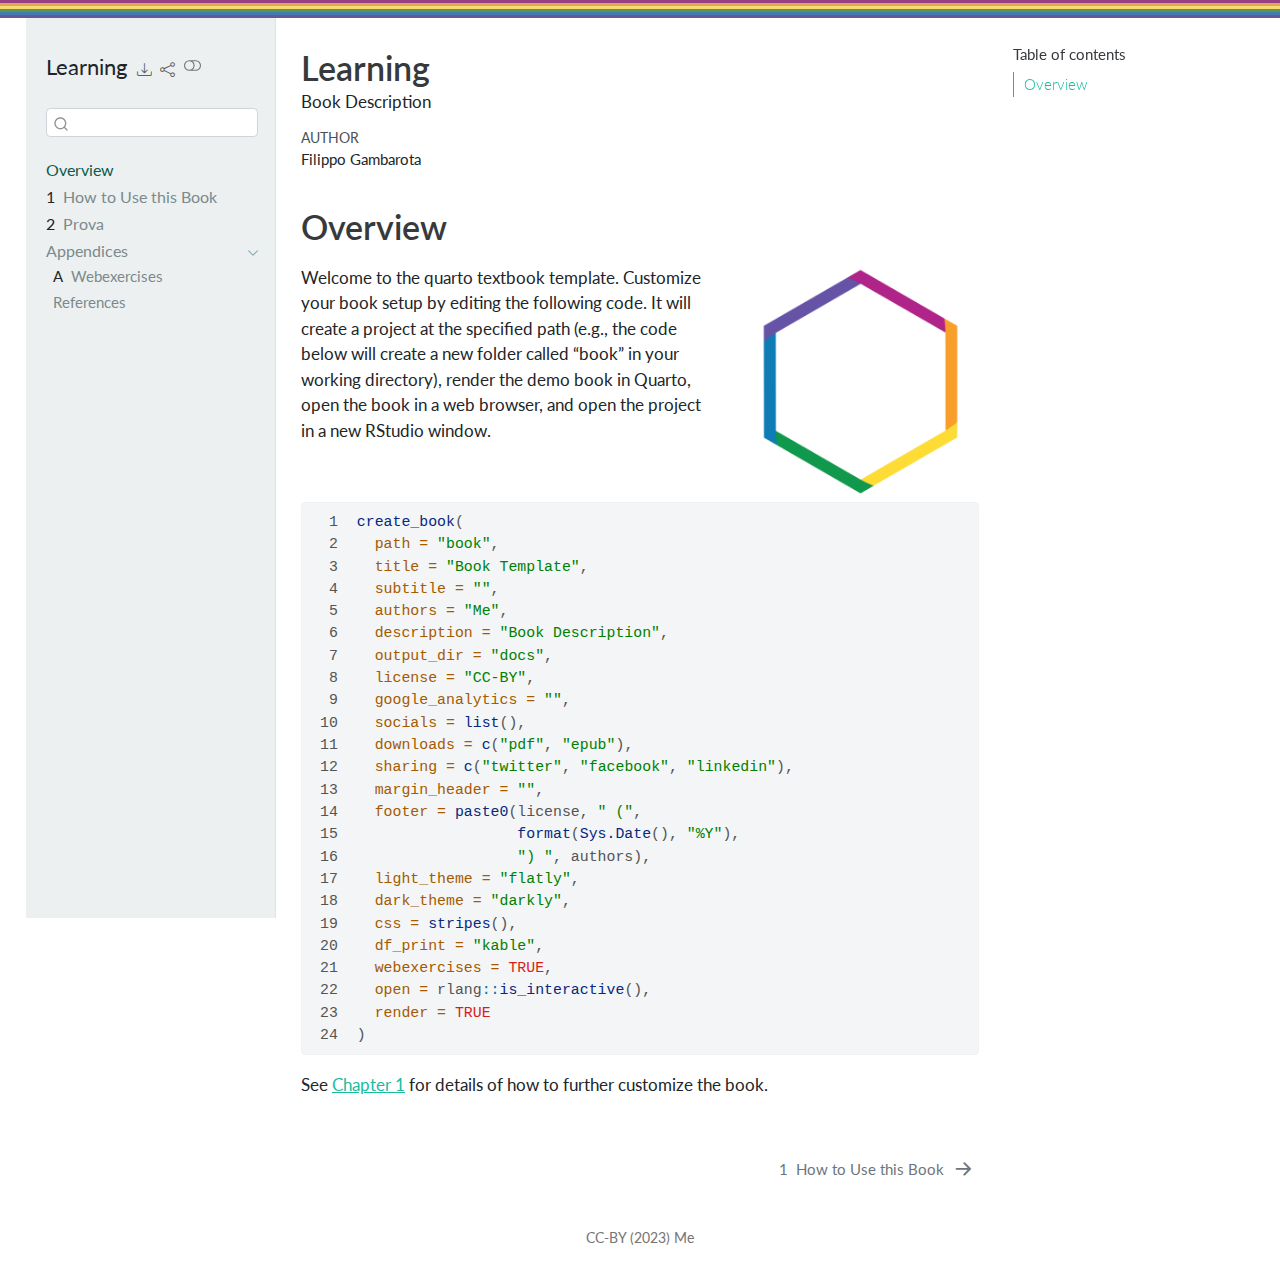
<file: docs/index.html>
<!DOCTYPE html>
<html xmlns="http://www.w3.org/1999/xhtml" lang="en" xml:lang="en"><head>
<meta http-equiv="Content-Type" content="text/html; charset=UTF-8">
<meta charset="utf-8">
<meta name="generator" content="quarto-1.3.361">
<meta name="viewport" content="width=device-width, initial-scale=1.0, user-scalable=yes">
<meta name="author" content="Filippo Gambarota">
<meta name="description" content="Book Description">
<title>Learning</title>
<style>
code{white-space: pre-wrap;}
span.smallcaps{font-variant: small-caps;}
div.columns{display: flex; gap: min(4vw, 1.5em);}
div.column{flex: auto; overflow-x: auto;}
div.hanging-indent{margin-left: 1.5em; text-indent: -1.5em;}
ul.task-list{list-style: none;}
ul.task-list li input[type="checkbox"] {
  width: 0.8em;
  margin: 0 0.8em 0.2em -1em; /* quarto-specific, see https://github.com/quarto-dev/quarto-cli/issues/4556 */ 
  vertical-align: middle;
}
/* CSS for syntax highlighting */
pre > code.sourceCode { white-space: pre; position: relative; }
pre > code.sourceCode > span { display: inline-block; line-height: 1.25; }
pre > code.sourceCode > span:empty { height: 1.2em; }
.sourceCode { overflow: visible; }
code.sourceCode > span { color: inherit; text-decoration: inherit; }
div.sourceCode { margin: 1em 0; }
pre.sourceCode { margin: 0; }
@media screen {
div.sourceCode { overflow: auto; }
}
@media print {
pre > code.sourceCode { white-space: pre-wrap; }
pre > code.sourceCode > span { text-indent: -5em; padding-left: 5em; }
}
pre.numberSource code
  { counter-reset: source-line 0; }
pre.numberSource code > span
  { position: relative; left: -4em; counter-increment: source-line; }
pre.numberSource code > span > a:first-child::before
  { content: counter(source-line);
    position: relative; left: -1em; text-align: right; vertical-align: baseline;
    border: none; display: inline-block;
    -webkit-touch-callout: none; -webkit-user-select: none;
    -khtml-user-select: none; -moz-user-select: none;
    -ms-user-select: none; user-select: none;
    padding: 0 4px; width: 4em;
  }
pre.numberSource { margin-left: 3em;  padding-left: 4px; }
div.sourceCode
  {   }
@media screen {
pre > code.sourceCode > span > a:first-child::before { text-decoration: underline; }
}
</style>

<script src="site_libs/quarto-nav/quarto-nav.js"></script>
<script src="site_libs/clipboard/clipboard.min.js"></script>
<script src="site_libs/quarto-search/autocomplete.umd.js"></script>
<script src="site_libs/quarto-search/fuse.min.js"></script>
<script src="site_libs/quarto-search/quarto-search.js"></script>
<meta name="quarto:offset" content="./">
<link href="./instructions.html" rel="next">
<link href="./images/logos/logo.png" rel="icon" type="image/png">
<script src="site_libs/quarto-html/quarto.js"></script>
<script src="site_libs/quarto-html/popper.min.js"></script>
<script src="site_libs/quarto-html/tippy.umd.min.js"></script>
<script src="site_libs/quarto-html/anchor.min.js"></script>
<link href="site_libs/quarto-html/tippy.css" rel="stylesheet">
<link href="site_libs/quarto-html/quarto-syntax-highlighting.css" rel="stylesheet" class="quarto-color-scheme" id="quarto-text-highlighting-styles">
<link href="site_libs/quarto-html/quarto-syntax-highlighting-dark.css" rel="prefetch" class="quarto-color-scheme quarto-color-alternate" id="quarto-text-highlighting-styles">
<script src="site_libs/bootstrap/bootstrap.min.js"></script>
<link href="site_libs/bootstrap/bootstrap-icons.css" rel="stylesheet">
<link href="site_libs/bootstrap/bootstrap.min.css" rel="stylesheet" class="quarto-color-scheme" id="quarto-bootstrap" data-mode="light">
<link href="site_libs/bootstrap/bootstrap-dark.min.css" rel="prefetch" class="quarto-color-scheme quarto-color-alternate" id="quarto-bootstrap" data-mode="dark"><script id="quarto-search-options" type="application/json">{
  "location": "sidebar",
  "copy-button": false,
  "collapse-after": 3,
  "panel-placement": "start",
  "type": "textbox",
  "limit": 20,
  "language": {
    "search-no-results-text": "No results",
    "search-matching-documents-text": "matching documents",
    "search-copy-link-title": "Copy link to search",
    "search-hide-matches-text": "Hide additional matches",
    "search-more-match-text": "more match in this document",
    "search-more-matches-text": "more matches in this document",
    "search-clear-button-title": "Clear",
    "search-detached-cancel-button-title": "Cancel",
    "search-submit-button-title": "Submit",
    "search-label": "Search"
  }
}</script><link rel="stylesheet" href="https://use.fontawesome.com/releases/v5.13.0/css/all.css">
<link rel="stylesheet" href="include/booktem.css">
<link rel="stylesheet" href="include/webex.css">
<link rel="stylesheet" href="include/glossary.css">
<link rel="stylesheet" href="include/style.css">
</head>
<body class="nav-sidebar floating">

<div id="quarto-search-results"></div>
  <header id="quarto-header" class="headroom fixed-top"><nav class="quarto-secondary-nav"><div class="container-fluid d-flex">
      <button type="button" class="quarto-btn-toggle btn" data-bs-toggle="collapse" data-bs-target="#quarto-sidebar,#quarto-sidebar-glass" aria-controls="quarto-sidebar" aria-expanded="false" aria-label="Toggle sidebar navigation" onclick="if (window.quartoToggleHeadroom) { window.quartoToggleHeadroom(); }">
        <i class="bi bi-layout-text-sidebar-reverse"></i>
      </button>
      <nav class="quarto-page-breadcrumbs" aria-label="breadcrumb"><ol class="breadcrumb"><li class="breadcrumb-item"><a href="./index.html">Overview</a></li></ol></nav>
      <a class="flex-grow-1" role="button" data-bs-toggle="collapse" data-bs-target="#quarto-sidebar,#quarto-sidebar-glass" aria-controls="quarto-sidebar" aria-expanded="false" aria-label="Toggle sidebar navigation" onclick="if (window.quartoToggleHeadroom) { window.quartoToggleHeadroom(); }">      
      </a>
      <button type="button" class="btn quarto-search-button" aria-label="" onclick="window.quartoOpenSearch();">
        <i class="bi bi-search"></i>
      </button>
    </div>
  </nav></header><!-- content --><div id="quarto-content" class="quarto-container page-columns page-rows-contents page-layout-article">
<!-- sidebar -->
  <nav id="quarto-sidebar" class="sidebar collapse collapse-horizontal sidebar-navigation floating overflow-auto"><div class="pt-lg-2 mt-2 text-left sidebar-header">
    <div class="sidebar-title mb-0 py-0">
      <a href="./">Learning</a> 
        <div class="sidebar-tools-main tools-wide">
    <div class="dropdown">
      <a href="" title="Download" id="quarto-navigation-tool-dropdown-0" class="quarto-navigation-tool dropdown-toggle px-1" data-bs-toggle="dropdown" aria-expanded="false" aria-label="Download"><i class="bi bi-download"></i></a>
      <ul class="dropdown-menu" aria-labelledby="quarto-navigation-tool-dropdown-0">
<li>
            <a class="dropdown-item sidebar-tools-main-item" href="./Learning.pdf">
              <i class="bi bi-bi-file-pdf pe-1"></i>
            Download PDF
            </a>
          </li>
          <li>
            <a class="dropdown-item sidebar-tools-main-item" href="./Learning.epub">
              <i class="bi bi-bi-journal pe-1"></i>
            Download ePub
            </a>
          </li>
      </ul>
</div>
    <div class="dropdown">
      <a href="" title="Share" id="quarto-navigation-tool-dropdown-1" class="quarto-navigation-tool dropdown-toggle px-1" data-bs-toggle="dropdown" aria-expanded="false" aria-label="Share"><i class="bi bi-share"></i></a>
      <ul class="dropdown-menu" aria-labelledby="quarto-navigation-tool-dropdown-1">
<li>
            <a class="dropdown-item sidebar-tools-main-item" href="https://twitter.com/intent/tweet?url=%7Curl%7C">
              <i class="bi bi-bi-twitter pe-1"></i>
            Twitter
            </a>
          </li>
          <li>
            <a class="dropdown-item sidebar-tools-main-item" href="https://www.facebook.com/sharer/sharer.php?u=%7Curl%7C">
              <i class="bi bi-bi-facebook pe-1"></i>
            Facebook
            </a>
          </li>
          <li>
            <a class="dropdown-item sidebar-tools-main-item" href="https://www.linkedin.com/sharing/share-offsite/?url=%7Curl%7C">
              <i class="bi bi-bi-linkedin pe-1"></i>
            LinkedIn
            </a>
          </li>
      </ul>
</div>
  <a href="" class="quarto-color-scheme-toggle quarto-navigation-tool  px-1" onclick="window.quartoToggleColorScheme(); return false;" title="Toggle dark mode"><i class="bi"></i></a>
</div>
    </div>
      </div>
        <div class="mt-2 flex-shrink-0 align-items-center">
        <div class="sidebar-search">
        <div id="quarto-search" class="" title="Search"></div>
        </div>
        </div>
    <div class="sidebar-menu-container"> 
    <ul class="list-unstyled mt-1">
<li class="sidebar-item">
  <div class="sidebar-item-container"> 
  <a href="./index.html" class="sidebar-item-text sidebar-link active">
 <span class="menu-text">Overview</span></a>
  </div>
</li>
        <li class="sidebar-item">
  <div class="sidebar-item-container"> 
  <a href="./instructions.html" class="sidebar-item-text sidebar-link">
 <span class="menu-text"><span class="chapter-number">1</span>&nbsp; <span class="chapter-title">How to Use this Book</span></span></a>
  </div>
</li>
        <li class="sidebar-item">
  <div class="sidebar-item-container"> 
  <a href="./prova.html" class="sidebar-item-text sidebar-link">
 <span class="menu-text"><span class="chapter-number">2</span>&nbsp; <span class="chapter-title">Prova</span></span></a>
  </div>
</li>
        <li class="sidebar-item sidebar-item-section">
      <div class="sidebar-item-container"> 
            <a class="sidebar-item-text sidebar-link text-start" data-bs-toggle="collapse" data-bs-target="#quarto-sidebar-section-1" aria-expanded="true">
 <span class="menu-text">Appendices</span></a>
          <a class="sidebar-item-toggle text-start" data-bs-toggle="collapse" data-bs-target="#quarto-sidebar-section-1" aria-expanded="true" aria-label="Toggle section">
            <i class="bi bi-chevron-right ms-2"></i>
          </a> 
      </div>
      <ul id="quarto-sidebar-section-1" class="collapse list-unstyled sidebar-section depth1 show">
<li class="sidebar-item">
  <div class="sidebar-item-container"> 
  <a href="./webexercises.html" class="sidebar-item-text sidebar-link">
 <span class="menu-text"><span class="chapter-number">A</span>&nbsp; <span class="chapter-title">Webexercises</span></span></a>
  </div>
</li>
          <li class="sidebar-item">
  <div class="sidebar-item-container"> 
  <a href="./references.html" class="sidebar-item-text sidebar-link">
 <span class="menu-text">References</span></a>
  </div>
</li>
      </ul>
</li>
    </ul>
</div>
</nav><div id="quarto-sidebar-glass" data-bs-toggle="collapse" data-bs-target="#quarto-sidebar,#quarto-sidebar-glass"></div>
<!-- margin-sidebar -->
    <div id="quarto-margin-sidebar" class="sidebar margin-sidebar">
        <nav id="TOC" role="doc-toc" class="toc-active"><h2 id="toc-title">Table of contents</h2>
   
  <ul>
<li><a href="#overview" id="toc-overview" class="nav-link active" data-scroll-target="#overview">Overview</a></li>
  </ul></nav>
    </div>
<!-- main -->
<main class="content" id="quarto-document-content"><header id="title-block-header" class="quarto-title-block default"><div class="quarto-title">
<h1 class="title">Learning</h1>
</div>

<div>
  <div class="description">
    Book Description
  </div>
</div>


<div class="quarto-title-meta">

    <div>
    <div class="quarto-title-meta-heading">Author</div>
    <div class="quarto-title-meta-contents">
             <p>Filippo Gambarota </p>
          </div>
  </div>
    
  
    
  </div>
  

</header>
<section id="overview" class="level1 unnumbered"><h1 class="unnumbered">Overview</h1><p><img src="images/logos/logo.png" title="Learning" class="quarto-cover-image img-fluid"></p>
<p>Welcome to the quarto textbook template. Customize your book setup by editing the following code. It will create a project at the specified path (e.g., the code below will create a new folder called “book” in your working directory), render the demo book in Quarto, open the book in a web browser, and open the project in a new RStudio window.</p>
<div class="cell" data-layout-align="center">
<div class="sourceCode cell-code" id="cb1"><pre class="sourceCode numberSource r number-lines code-with-copy"><code class="sourceCode r"><span id="cb1-1"><a href="#cb1-1"></a><span class="fu">create_book</span>(</span>
<span id="cb1-2"><a href="#cb1-2"></a>  <span class="at">path =</span> <span class="st">"book"</span>,</span>
<span id="cb1-3"><a href="#cb1-3"></a>  <span class="at">title =</span> <span class="st">"Book Template"</span>,</span>
<span id="cb1-4"><a href="#cb1-4"></a>  <span class="at">subtitle =</span> <span class="st">""</span>,</span>
<span id="cb1-5"><a href="#cb1-5"></a>  <span class="at">authors =</span> <span class="st">"Me"</span>,</span>
<span id="cb1-6"><a href="#cb1-6"></a>  <span class="at">description =</span> <span class="st">"Book Description"</span>,</span>
<span id="cb1-7"><a href="#cb1-7"></a>  <span class="at">output_dir =</span> <span class="st">"docs"</span>,</span>
<span id="cb1-8"><a href="#cb1-8"></a>  <span class="at">license =</span> <span class="st">"CC-BY"</span>,</span>
<span id="cb1-9"><a href="#cb1-9"></a>  <span class="at">google_analytics =</span> <span class="st">""</span>,</span>
<span id="cb1-10"><a href="#cb1-10"></a>  <span class="at">socials =</span> <span class="fu">list</span>(),</span>
<span id="cb1-11"><a href="#cb1-11"></a>  <span class="at">downloads =</span> <span class="fu">c</span>(<span class="st">"pdf"</span>, <span class="st">"epub"</span>),</span>
<span id="cb1-12"><a href="#cb1-12"></a>  <span class="at">sharing =</span> <span class="fu">c</span>(<span class="st">"twitter"</span>, <span class="st">"facebook"</span>, <span class="st">"linkedin"</span>),</span>
<span id="cb1-13"><a href="#cb1-13"></a>  <span class="at">margin_header =</span> <span class="st">""</span>,</span>
<span id="cb1-14"><a href="#cb1-14"></a>  <span class="at">footer =</span> <span class="fu">paste0</span>(license, <span class="st">" ("</span>,</span>
<span id="cb1-15"><a href="#cb1-15"></a>                  <span class="fu">format</span>(<span class="fu">Sys.Date</span>(), <span class="st">"%Y"</span>),</span>
<span id="cb1-16"><a href="#cb1-16"></a>                  <span class="st">") "</span>, authors),</span>
<span id="cb1-17"><a href="#cb1-17"></a>  <span class="at">light_theme =</span> <span class="st">"flatly"</span>,</span>
<span id="cb1-18"><a href="#cb1-18"></a>  <span class="at">dark_theme =</span> <span class="st">"darkly"</span>,</span>
<span id="cb1-19"><a href="#cb1-19"></a>  <span class="at">css =</span> <span class="fu">stripes</span>(),</span>
<span id="cb1-20"><a href="#cb1-20"></a>  <span class="at">df_print =</span> <span class="st">"kable"</span>,</span>
<span id="cb1-21"><a href="#cb1-21"></a>  <span class="at">webexercises =</span> <span class="cn">TRUE</span>,</span>
<span id="cb1-22"><a href="#cb1-22"></a>  <span class="at">open =</span> rlang<span class="sc">::</span><span class="fu">is_interactive</span>(),</span>
<span id="cb1-23"><a href="#cb1-23"></a>  <span class="at">render =</span> <span class="cn">TRUE</span></span>
<span id="cb1-24"><a href="#cb1-24"></a>)</span></code><button title="Copy to Clipboard" class="code-copy-button"><i class="bi"></i></button></pre></div>
</div>
<p>See <a href="instructions.html"><span>Chapter&nbsp;1</span></a> for details of how to further customize the book.</p>


</section></main><!-- /main --><script>

/* update total correct if #webex-total_correct exists */
update_total_correct = function() {
  console.log("webex: update total_correct");

  var t = document.getElementsByClassName("webex-total_correct");
  for (var i = 0; i < t.length; i++) {
    p = t[i].parentElement;
    var correct = p.getElementsByClassName("webex-correct").length;
    var solvemes = p.getElementsByClassName("webex-solveme").length;
    var radiogroups = p.getElementsByClassName("webex-radiogroup").length;
    var selects = p.getElementsByClassName("webex-select").length;

    t[i].innerHTML = correct + " of " + (solvemes + radiogroups + selects) + " correct";
  }
}

/* webex-solution button toggling function */
b_func = function() {
  console.log("webex: toggle hide");

  var cl = this.parentElement.classList;
  if (cl.contains('open')) {
    cl.remove("open");
  } else {
    cl.add("open");
  }
}

/* check answers */
check_func = function() {
  console.log("webex: check answers");

  var cl = this.parentElement.classList;
  if (cl.contains('unchecked')) {
    cl.remove("unchecked");
    this.innerHTML = "Hide Answers";
  } else {
    cl.add("unchecked");
    this.innerHTML = "Show Answers";
  }
}

/* function for checking solveme answers */
solveme_func = function(e) {
  console.log("webex: check solveme");

  var real_answers = JSON.parse(this.dataset.answer);
  var my_answer = this.value;
  var cl = this.classList;
  if (cl.contains("ignorecase")) {
    my_answer = my_answer.toLowerCase();
  }
  if (cl.contains("nospaces")) {
    my_answer = my_answer.replace(/ /g, "")
  }

  if (my_answer == "") {
    cl.remove("webex-correct");
    cl.remove("webex-incorrect");
  } else if (real_answers.includes(my_answer)) {
    cl.add("webex-correct");
    cl.remove("webex-incorrect");
  } else {
    cl.add("webex-incorrect");
    cl.remove("webex-correct");
  }

  // match numeric answers within a specified tolerance
  if(this.dataset.tol > 0){
    var tol = JSON.parse(this.dataset.tol);
    var matches = real_answers.map(x => Math.abs(x - my_answer) < tol)
    if (matches.reduce((a, b) => a + b, 0) > 0) {
      cl.add("webex-correct");
    } else {
      cl.remove("webex-correct");
    }
  }

  // added regex bit
  if (cl.contains("regex")){
    answer_regex = RegExp(real_answers.join("|"))
    if (answer_regex.test(my_answer)) {
      cl.add("webex-correct");
    }
  }

  update_total_correct();
}

/* function for checking select answers */
select_func = function(e) {
  console.log("webex: check select");

  var cl = this.classList

  /* add style */
  cl.remove("webex-incorrect");
  cl.remove("webex-correct");
  if (this.value == "answer") {
    cl.add("webex-correct");
  } else if (this.value != "blank") {
    cl.add("webex-incorrect");
  }

  update_total_correct();
}

/* function for checking radiogroups answers */
radiogroups_func = function(e) {
  console.log("webex: check radiogroups");

  var checked_button = document.querySelector('input[name=' + this.id + ']:checked');
  var cl = checked_button.parentElement.classList;
  var labels = checked_button.parentElement.parentElement.children;

  /* get rid of styles */
  for (i = 0; i < labels.length; i++) {
    labels[i].classList.remove("webex-incorrect");
    labels[i].classList.remove("webex-correct");
  }

  /* add style */
  if (checked_button.value == "answer") {
    cl.add("webex-correct");
  } else {
    cl.add("webex-incorrect");
  }

  update_total_correct();
}

window.onload = function() {
  console.log("webex onload");
  /* set up solution buttons */
  var buttons = document.getElementsByTagName("button");

  for (var i = 0; i < buttons.length; i++) {
    if (buttons[i].parentElement.classList.contains('webex-solution')) {
      buttons[i].onclick = b_func;
    }
  }

  var check_sections = document.getElementsByClassName("webex-check");
  console.log("check:", check_sections.length);
  for (var i = 0; i < check_sections.length; i++) {
    check_sections[i].classList.add("unchecked");

    let btn = document.createElement("button");
    btn.innerHTML = "Show Answers";
    btn.classList.add("webex-check-button");
    btn.onclick = check_func;
    check_sections[i].appendChild(btn);

    let spn = document.createElement("span");
    spn.classList.add("webex-total_correct");
    check_sections[i].appendChild(spn);
  }

  /* set up webex-solveme inputs */
  var solveme = document.getElementsByClassName("webex-solveme");

  for (var i = 0; i < solveme.length; i++) {
    /* make sure input boxes don't auto-anything */
    solveme[i].setAttribute("autocomplete","off");
    solveme[i].setAttribute("autocorrect", "off");
    solveme[i].setAttribute("autocapitalize", "off");
    solveme[i].setAttribute("spellcheck", "false");
    solveme[i].value = "";

    /* adjust answer for ignorecase or nospaces */
    var cl = solveme[i].classList;
    var real_answer = solveme[i].dataset.answer;
    if (cl.contains("ignorecase")) {
      real_answer = real_answer.toLowerCase();
    }
    if (cl.contains("nospaces")) {
      real_answer = real_answer.replace(/ /g, "");
    }
    solveme[i].dataset.answer = real_answer;

    /* attach checking function */
    solveme[i].onkeyup = solveme_func;
    solveme[i].onchange = solveme_func;

    solveme[i].insertAdjacentHTML("afterend", " <span class='webex-icon'></span>")
  }

  /* set up radiogroups */
  var radiogroups = document.getElementsByClassName("webex-radiogroup");
  for (var i = 0; i < radiogroups.length; i++) {
    radiogroups[i].onchange = radiogroups_func;
  }

  /* set up selects */
  var selects = document.getElementsByClassName("webex-select");
  for (var i = 0; i < selects.length; i++) {
    selects[i].onchange = select_func;
    selects[i].insertAdjacentHTML("afterend", " <span class='webex-icon'></span>")
  }

  update_total_correct();
}

</script><script>
// open rdrr links externally ----

var exlinks = document.querySelectorAll("a[href^='https://rdrr.io']");
var exlink_func = function(){
  window.open(this.href);
  return false;
};
for (var i = 0; i < exlinks.length; i++) {
    exlinks[i].addEventListener('click', exlink_func, false);
}

// visible second sidebar in mobile ----

function move_sidebar() {
  var toc = document.getElementById("TOC");
  var small_sidebar = document.querySelector("#quarto-sidebar .sidebar-menu-container");
  var right_sidebar = document.getElementById("quarto-margin-sidebar");

  if (window.innerWidth < 768) {
    small_sidebar.append(toc);
  } else {
    right_sidebar.append(toc);
  }
}
move_sidebar();
window.onresize = move_sidebar;
</script><script>

/* update total correct if #webex-total_correct exists */
update_total_correct = function() {
  console.log("webex: update total_correct");

  var t = document.getElementsByClassName("webex-total_correct");
  for (var i = 0; i < t.length; i++) {
    p = t[i].parentElement;
    var correct = p.getElementsByClassName("webex-correct").length;
    var solvemes = p.getElementsByClassName("webex-solveme").length;
    var radiogroups = p.getElementsByClassName("webex-radiogroup").length;
    var selects = p.getElementsByClassName("webex-select").length;

    t[i].innerHTML = correct + " of " + (solvemes + radiogroups + selects) + " correct";
  }
}

/* webex-solution button toggling function */
b_func = function() {
  console.log("webex: toggle hide");

  var cl = this.parentElement.classList;
  if (cl.contains('open')) {
    cl.remove("open");
  } else {
    cl.add("open");
  }
}

/* check answers */
check_func = function() {
  console.log("webex: check answers");

  var cl = this.parentElement.classList;
  if (cl.contains('unchecked')) {
    cl.remove("unchecked");
    this.innerHTML = "Hide Answers";
  } else {
    cl.add("unchecked");
    this.innerHTML = "Show Answers";
  }
}

/* function for checking solveme answers */
solveme_func = function(e) {
  console.log("webex: check solveme");

  var real_answers = JSON.parse(this.dataset.answer);
  var my_answer = this.value;
  var cl = this.classList;
  if (cl.contains("ignorecase")) {
    my_answer = my_answer.toLowerCase();
  }
  if (cl.contains("nospaces")) {
    my_answer = my_answer.replace(/ /g, "")
  }

  if (my_answer == "") {
    cl.remove("webex-correct");
    cl.remove("webex-incorrect");
  } else if (real_answers.includes(my_answer)) {
    cl.add("webex-correct");
    cl.remove("webex-incorrect");
  } else {
    cl.add("webex-incorrect");
    cl.remove("webex-correct");
  }

  // match numeric answers within a specified tolerance
  if(this.dataset.tol > 0){
    var tol = JSON.parse(this.dataset.tol);
    var matches = real_answers.map(x => Math.abs(x - my_answer) < tol)
    if (matches.reduce((a, b) => a + b, 0) > 0) {
      cl.add("webex-correct");
    } else {
      cl.remove("webex-correct");
    }
  }

  // added regex bit
  if (cl.contains("regex")){
    answer_regex = RegExp(real_answers.join("|"))
    if (answer_regex.test(my_answer)) {
      cl.add("webex-correct");
    }
  }

  update_total_correct();
}

/* function for checking select answers */
select_func = function(e) {
  console.log("webex: check select");

  var cl = this.classList

  /* add style */
  cl.remove("webex-incorrect");
  cl.remove("webex-correct");
  if (this.value == "answer") {
    cl.add("webex-correct");
  } else if (this.value != "blank") {
    cl.add("webex-incorrect");
  }

  update_total_correct();
}

/* function for checking radiogroups answers */
radiogroups_func = function(e) {
  console.log("webex: check radiogroups");

  var checked_button = document.querySelector('input[name=' + this.id + ']:checked');
  var cl = checked_button.parentElement.classList;
  var labels = checked_button.parentElement.parentElement.children;

  /* get rid of styles */
  for (i = 0; i < labels.length; i++) {
    labels[i].classList.remove("webex-incorrect");
    labels[i].classList.remove("webex-correct");
  }

  /* add style */
  if (checked_button.value == "answer") {
    cl.add("webex-correct");
  } else {
    cl.add("webex-incorrect");
  }

  update_total_correct();
}

window.onload = function() {
  console.log("webex onload");
  /* set up solution buttons */
  var buttons = document.getElementsByTagName("button");

  for (var i = 0; i < buttons.length; i++) {
    if (buttons[i].parentElement.classList.contains('webex-solution')) {
      buttons[i].onclick = b_func;
    }
  }

  var check_sections = document.getElementsByClassName("webex-check");
  console.log("check:", check_sections.length);
  for (var i = 0; i < check_sections.length; i++) {
    check_sections[i].classList.add("unchecked");

    let btn = document.createElement("button");
    btn.innerHTML = "Show Answers";
    btn.classList.add("webex-check-button");
    btn.onclick = check_func;
    check_sections[i].appendChild(btn);

    let spn = document.createElement("span");
    spn.classList.add("webex-total_correct");
    check_sections[i].appendChild(spn);
  }

  /* set up webex-solveme inputs */
  var solveme = document.getElementsByClassName("webex-solveme");

  for (var i = 0; i < solveme.length; i++) {
    /* make sure input boxes don't auto-anything */
    solveme[i].setAttribute("autocomplete","off");
    solveme[i].setAttribute("autocorrect", "off");
    solveme[i].setAttribute("autocapitalize", "off");
    solveme[i].setAttribute("spellcheck", "false");
    solveme[i].value = "";

    /* adjust answer for ignorecase or nospaces */
    var cl = solveme[i].classList;
    var real_answer = solveme[i].dataset.answer;
    if (cl.contains("ignorecase")) {
      real_answer = real_answer.toLowerCase();
    }
    if (cl.contains("nospaces")) {
      real_answer = real_answer.replace(/ /g, "");
    }
    solveme[i].dataset.answer = real_answer;

    /* attach checking function */
    solveme[i].onkeyup = solveme_func;
    solveme[i].onchange = solveme_func;

    solveme[i].insertAdjacentHTML("afterend", " <span class='webex-icon'></span>")
  }

  /* set up radiogroups */
  var radiogroups = document.getElementsByClassName("webex-radiogroup");
  for (var i = 0; i < radiogroups.length; i++) {
    radiogroups[i].onchange = radiogroups_func;
  }

  /* set up selects */
  var selects = document.getElementsByClassName("webex-select");
  for (var i = 0; i < selects.length; i++) {
    selects[i].onchange = select_func;
    selects[i].insertAdjacentHTML("afterend", " <span class='webex-icon'></span>")
  }

  update_total_correct();
}

</script><script id="quarto-html-after-body" type="application/javascript">
window.document.addEventListener("DOMContentLoaded", function (event) {
  const toggleBodyColorMode = (bsSheetEl) => {
    const mode = bsSheetEl.getAttribute("data-mode");
    const bodyEl = window.document.querySelector("body");
    if (mode === "dark") {
      bodyEl.classList.add("quarto-dark");
      bodyEl.classList.remove("quarto-light");
    } else {
      bodyEl.classList.add("quarto-light");
      bodyEl.classList.remove("quarto-dark");
    }
  }
  const toggleBodyColorPrimary = () => {
    const bsSheetEl = window.document.querySelector("link#quarto-bootstrap");
    if (bsSheetEl) {
      toggleBodyColorMode(bsSheetEl);
    }
  }
  toggleBodyColorPrimary();  
  const disableStylesheet = (stylesheets) => {
    for (let i=0; i < stylesheets.length; i++) {
      const stylesheet = stylesheets[i];
      stylesheet.rel = 'prefetch';
    }
  }
  const enableStylesheet = (stylesheets) => {
    for (let i=0; i < stylesheets.length; i++) {
      const stylesheet = stylesheets[i];
      stylesheet.rel = 'stylesheet';
    }
  }
  const manageTransitions = (selector, allowTransitions) => {
    const els = window.document.querySelectorAll(selector);
    for (let i=0; i < els.length; i++) {
      const el = els[i];
      if (allowTransitions) {
        el.classList.remove('notransition');
      } else {
        el.classList.add('notransition');
      }
    }
  }
  const toggleColorMode = (alternate) => {
    // Switch the stylesheets
    const alternateStylesheets = window.document.querySelectorAll('link.quarto-color-scheme.quarto-color-alternate');
    manageTransitions('#quarto-margin-sidebar .nav-link', false);
    if (alternate) {
      enableStylesheet(alternateStylesheets);
      for (const sheetNode of alternateStylesheets) {
        if (sheetNode.id === "quarto-bootstrap") {
          toggleBodyColorMode(sheetNode);
        }
      }
    } else {
      disableStylesheet(alternateStylesheets);
      toggleBodyColorPrimary();
    }
    manageTransitions('#quarto-margin-sidebar .nav-link', true);
    // Switch the toggles
    const toggles = window.document.querySelectorAll('.quarto-color-scheme-toggle');
    for (let i=0; i < toggles.length; i++) {
      const toggle = toggles[i];
      if (toggle) {
        if (alternate) {
          toggle.classList.add("alternate");     
        } else {
          toggle.classList.remove("alternate");
        }
      }
    }
    // Hack to workaround the fact that safari doesn't
    // properly recolor the scrollbar when toggling (#1455)
    if (navigator.userAgent.indexOf('Safari') > 0 && navigator.userAgent.indexOf('Chrome') == -1) {
      manageTransitions("body", false);
      window.scrollTo(0, 1);
      setTimeout(() => {
        window.scrollTo(0, 0);
        manageTransitions("body", true);
      }, 40);  
    }
  }
  const isFileUrl = () => { 
    return window.location.protocol === 'file:';
  }
  const hasAlternateSentinel = () => {  
    let styleSentinel = getColorSchemeSentinel();
    if (styleSentinel !== null) {
      return styleSentinel === "alternate";
    } else {
      return false;
    }
  }
  const setStyleSentinel = (alternate) => {
    const value = alternate ? "alternate" : "default";
    if (!isFileUrl()) {
      window.localStorage.setItem("quarto-color-scheme", value);
    } else {
      localAlternateSentinel = value;
    }
  }
  const getColorSchemeSentinel = () => {
    if (!isFileUrl()) {
      const storageValue = window.localStorage.getItem("quarto-color-scheme");
      return storageValue != null ? storageValue : localAlternateSentinel;
    } else {
      return localAlternateSentinel;
    }
  }
  let localAlternateSentinel = 'default';
  // Dark / light mode switch
  window.quartoToggleColorScheme = () => {
    // Read the current dark / light value 
    let toAlternate = !hasAlternateSentinel();
    toggleColorMode(toAlternate);
    setStyleSentinel(toAlternate);
  };
  // Ensure there is a toggle, if there isn't float one in the top right
  if (window.document.querySelector('.quarto-color-scheme-toggle') === null) {
    const a = window.document.createElement('a');
    a.classList.add('top-right');
    a.classList.add('quarto-color-scheme-toggle');
    a.href = "";
    a.onclick = function() { try { window.quartoToggleColorScheme(); } catch {} return false; };
    const i = window.document.createElement("i");
    i.classList.add('bi');
    a.appendChild(i);
    window.document.body.appendChild(a);
  }
  // Switch to dark mode if need be
  if (hasAlternateSentinel()) {
    toggleColorMode(true);
  } else {
    toggleColorMode(false);
  }
  const icon = "";
  const anchorJS = new window.AnchorJS();
  anchorJS.options = {
    placement: 'right',
    icon: icon
  };
  anchorJS.add('.anchored');
  const isCodeAnnotation = (el) => {
    for (const clz of el.classList) {
      if (clz.startsWith('code-annotation-')) {                     
        return true;
      }
    }
    return false;
  }
  const clipboard = new window.ClipboardJS('.code-copy-button', {
    text: function(trigger) {
      const codeEl = trigger.previousElementSibling.cloneNode(true);
      for (const childEl of codeEl.children) {
        if (isCodeAnnotation(childEl)) {
          childEl.remove();
        }
      }
      return codeEl.innerText;
    }
  });
  clipboard.on('success', function(e) {
    // button target
    const button = e.trigger;
    // don't keep focus
    button.blur();
    // flash "checked"
    button.classList.add('code-copy-button-checked');
    var currentTitle = button.getAttribute("title");
    button.setAttribute("title", "Copied!");
    let tooltip;
    if (window.bootstrap) {
      button.setAttribute("data-bs-toggle", "tooltip");
      button.setAttribute("data-bs-placement", "left");
      button.setAttribute("data-bs-title", "Copied!");
      tooltip = new bootstrap.Tooltip(button, 
        { trigger: "manual", 
          customClass: "code-copy-button-tooltip",
          offset: [0, -8]});
      tooltip.show();    
    }
    setTimeout(function() {
      if (tooltip) {
        tooltip.hide();
        button.removeAttribute("data-bs-title");
        button.removeAttribute("data-bs-toggle");
        button.removeAttribute("data-bs-placement");
      }
      button.setAttribute("title", currentTitle);
      button.classList.remove('code-copy-button-checked');
    }, 1000);
    // clear code selection
    e.clearSelection();
  });
  function tippyHover(el, contentFn) {
    const config = {
      allowHTML: true,
      content: contentFn,
      maxWidth: 500,
      delay: 100,
      arrow: false,
      appendTo: function(el) {
          return el.parentElement;
      },
      interactive: true,
      interactiveBorder: 10,
      theme: 'quarto',
      placement: 'bottom-start'
    };
    window.tippy(el, config); 
  }
  const noterefs = window.document.querySelectorAll('a[role="doc-noteref"]');
  for (var i=0; i<noterefs.length; i++) {
    const ref = noterefs[i];
    tippyHover(ref, function() {
      // use id or data attribute instead here
      let href = ref.getAttribute('data-footnote-href') || ref.getAttribute('href');
      try { href = new URL(href).hash; } catch {}
      const id = href.replace(/^#\/?/, "");
      const note = window.document.getElementById(id);
      return note.innerHTML;
    });
  }
      let selectedAnnoteEl;
      const selectorForAnnotation = ( cell, annotation) => {
        let cellAttr = 'data-code-cell="' + cell + '"';
        let lineAttr = 'data-code-annotation="' +  annotation + '"';
        const selector = 'span[' + cellAttr + '][' + lineAttr + ']';
        return selector;
      }
      const selectCodeLines = (annoteEl) => {
        const doc = window.document;
        const targetCell = annoteEl.getAttribute("data-target-cell");
        const targetAnnotation = annoteEl.getAttribute("data-target-annotation");
        const annoteSpan = window.document.querySelector(selectorForAnnotation(targetCell, targetAnnotation));
        const lines = annoteSpan.getAttribute("data-code-lines").split(",");
        const lineIds = lines.map((line) => {
          return targetCell + "-" + line;
        })
        let top = null;
        let height = null;
        let parent = null;
        if (lineIds.length > 0) {
            //compute the position of the single el (top and bottom and make a div)
            const el = window.document.getElementById(lineIds[0]);
            top = el.offsetTop;
            height = el.offsetHeight;
            parent = el.parentElement.parentElement;
          if (lineIds.length > 1) {
            const lastEl = window.document.getElementById(lineIds[lineIds.length - 1]);
            const bottom = lastEl.offsetTop + lastEl.offsetHeight;
            height = bottom - top;
          }
          if (top !== null && height !== null && parent !== null) {
            // cook up a div (if necessary) and position it 
            let div = window.document.getElementById("code-annotation-line-highlight");
            if (div === null) {
              div = window.document.createElement("div");
              div.setAttribute("id", "code-annotation-line-highlight");
              div.style.position = 'absolute';
              parent.appendChild(div);
            }
            div.style.top = top - 2 + "px";
            div.style.height = height + 4 + "px";
            let gutterDiv = window.document.getElementById("code-annotation-line-highlight-gutter");
            if (gutterDiv === null) {
              gutterDiv = window.document.createElement("div");
              gutterDiv.setAttribute("id", "code-annotation-line-highlight-gutter");
              gutterDiv.style.position = 'absolute';
              const codeCell = window.document.getElementById(targetCell);
              const gutter = codeCell.querySelector('.code-annotation-gutter');
              gutter.appendChild(gutterDiv);
            }
            gutterDiv.style.top = top - 2 + "px";
            gutterDiv.style.height = height + 4 + "px";
          }
          selectedAnnoteEl = annoteEl;
        }
      };
      const unselectCodeLines = () => {
        const elementsIds = ["code-annotation-line-highlight", "code-annotation-line-highlight-gutter"];
        elementsIds.forEach((elId) => {
          const div = window.document.getElementById(elId);
          if (div) {
            div.remove();
          }
        });
        selectedAnnoteEl = undefined;
      };
      // Attach click handler to the DT
      const annoteDls = window.document.querySelectorAll('dt[data-target-cell]');
      for (const annoteDlNode of annoteDls) {
        annoteDlNode.addEventListener('click', (event) => {
          const clickedEl = event.target;
          if (clickedEl !== selectedAnnoteEl) {
            unselectCodeLines();
            const activeEl = window.document.querySelector('dt[data-target-cell].code-annotation-active');
            if (activeEl) {
              activeEl.classList.remove('code-annotation-active');
            }
            selectCodeLines(clickedEl);
            clickedEl.classList.add('code-annotation-active');
          } else {
            // Unselect the line
            unselectCodeLines();
            clickedEl.classList.remove('code-annotation-active');
          }
        });
      }
  const findCites = (el) => {
    const parentEl = el.parentElement;
    if (parentEl) {
      const cites = parentEl.dataset.cites;
      if (cites) {
        return {
          el,
          cites: cites.split(' ')
        };
      } else {
        return findCites(el.parentElement)
      }
    } else {
      return undefined;
    }
  };
  var bibliorefs = window.document.querySelectorAll('a[role="doc-biblioref"]');
  for (var i=0; i<bibliorefs.length; i++) {
    const ref = bibliorefs[i];
    const citeInfo = findCites(ref);
    if (citeInfo) {
      tippyHover(citeInfo.el, function() {
        var popup = window.document.createElement('div');
        citeInfo.cites.forEach(function(cite) {
          var citeDiv = window.document.createElement('div');
          citeDiv.classList.add('hanging-indent');
          citeDiv.classList.add('csl-entry');
          var biblioDiv = window.document.getElementById('ref-' + cite);
          if (biblioDiv) {
            citeDiv.innerHTML = biblioDiv.innerHTML;
          }
          popup.appendChild(citeDiv);
        });
        return popup.innerHTML;
      });
    }
  }
});
</script><nav class="page-navigation"><div class="nav-page nav-page-previous">
  </div>
  <div class="nav-page nav-page-next">
      <a href="./instructions.html" class="pagination-link">
        <span class="nav-page-text"><span class="chapter-number">1</span>&nbsp; <span class="chapter-title">How to Use this Book</span></span> <i class="bi bi-arrow-right-short"></i>
      </a>
  </div>
</nav>
</div> <!-- /content -->
<footer class="footer"><div class="nav-footer">
    <div class="nav-footer-left">
      &nbsp;
    </div>   
    <div class="nav-footer-center">CC-BY (2023) Me</div>
    <div class="nav-footer-right">
      &nbsp;
    </div>
  </div>
</footer>


</body></html>
</file>
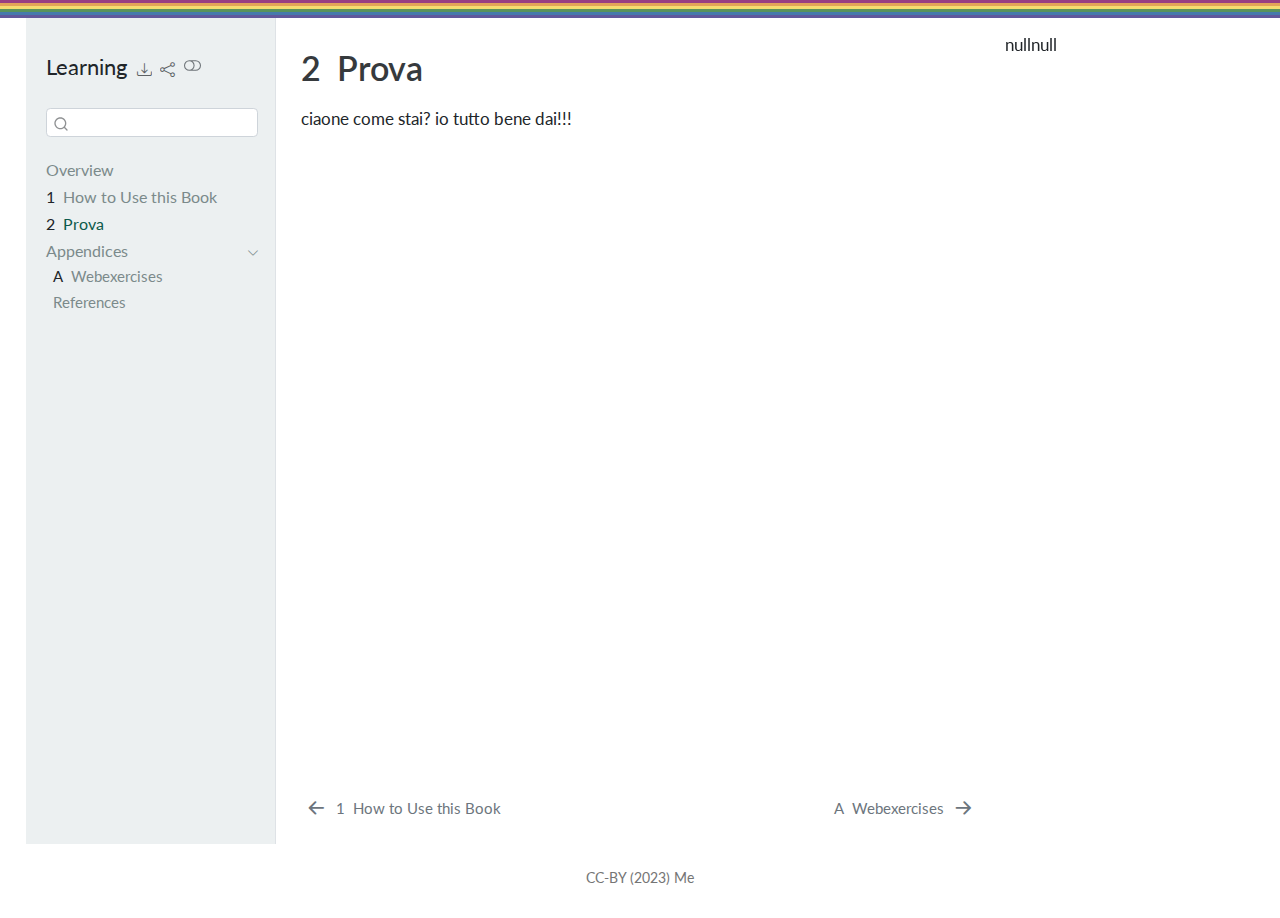
<file: docs/prova.html>
<!DOCTYPE html>
<html xmlns="http://www.w3.org/1999/xhtml" lang="en" xml:lang="en"><head>

<meta charset="utf-8">
<meta name="generator" content="quarto-1.3.361">

<meta name="viewport" content="width=device-width, initial-scale=1.0, user-scalable=yes">

<meta name="description" content="Book Description">

<title>Learning - 2&nbsp; Prova</title>
<style>
code{white-space: pre-wrap;}
span.smallcaps{font-variant: small-caps;}
div.columns{display: flex; gap: min(4vw, 1.5em);}
div.column{flex: auto; overflow-x: auto;}
div.hanging-indent{margin-left: 1.5em; text-indent: -1.5em;}
ul.task-list{list-style: none;}
ul.task-list li input[type="checkbox"] {
  width: 0.8em;
  margin: 0 0.8em 0.2em -1em; /* quarto-specific, see https://github.com/quarto-dev/quarto-cli/issues/4556 */ 
  vertical-align: middle;
}
</style>


<script src="site_libs/quarto-nav/quarto-nav.js"></script>
<script src="site_libs/clipboard/clipboard.min.js"></script>
<script src="site_libs/quarto-search/autocomplete.umd.js"></script>
<script src="site_libs/quarto-search/fuse.min.js"></script>
<script src="site_libs/quarto-search/quarto-search.js"></script>
<meta name="quarto:offset" content="./">
<link href="./webexercises.html" rel="next">
<link href="./instructions.html" rel="prev">
<link href="./images/logos/logo.png" rel="icon" type="image/png">
<script src="site_libs/quarto-html/quarto.js"></script>
<script src="site_libs/quarto-html/popper.min.js"></script>
<script src="site_libs/quarto-html/tippy.umd.min.js"></script>
<script src="site_libs/quarto-html/anchor.min.js"></script>
<link href="site_libs/quarto-html/tippy.css" rel="stylesheet">
<link href="site_libs/quarto-html/quarto-syntax-highlighting.css" rel="stylesheet" class="quarto-color-scheme" id="quarto-text-highlighting-styles">
<link href="site_libs/quarto-html/quarto-syntax-highlighting-dark.css" rel="prefetch" class="quarto-color-scheme quarto-color-alternate" id="quarto-text-highlighting-styles">
<script src="site_libs/bootstrap/bootstrap.min.js"></script>
<link href="site_libs/bootstrap/bootstrap-icons.css" rel="stylesheet">
<link href="site_libs/bootstrap/bootstrap.min.css" rel="stylesheet" class="quarto-color-scheme" id="quarto-bootstrap" data-mode="light">
<link href="site_libs/bootstrap/bootstrap-dark.min.css" rel="prefetch" class="quarto-color-scheme quarto-color-alternate" id="quarto-bootstrap" data-mode="dark">
<script id="quarto-search-options" type="application/json">{
  "location": "sidebar",
  "copy-button": false,
  "collapse-after": 3,
  "panel-placement": "start",
  "type": "textbox",
  "limit": 20,
  "language": {
    "search-no-results-text": "No results",
    "search-matching-documents-text": "matching documents",
    "search-copy-link-title": "Copy link to search",
    "search-hide-matches-text": "Hide additional matches",
    "search-more-match-text": "more match in this document",
    "search-more-matches-text": "more matches in this document",
    "search-clear-button-title": "Clear",
    "search-detached-cancel-button-title": "Cancel",
    "search-submit-button-title": "Submit",
    "search-label": "Search"
  }
}</script>


<link rel="stylesheet" href="https://use.fontawesome.com/releases/v5.13.0/css/all.css">
<link rel="stylesheet" href="include/booktem.css">
<link rel="stylesheet" href="include/webex.css">
<link rel="stylesheet" href="include/glossary.css">
<link rel="stylesheet" href="include/style.css">
</head>

<body class="nav-sidebar floating">

<div id="quarto-search-results"></div>
  <header id="quarto-header" class="headroom fixed-top">
  <nav class="quarto-secondary-nav">
    <div class="container-fluid d-flex">
      <button type="button" class="quarto-btn-toggle btn" data-bs-toggle="collapse" data-bs-target="#quarto-sidebar,#quarto-sidebar-glass" aria-controls="quarto-sidebar" aria-expanded="false" aria-label="Toggle sidebar navigation" onclick="if (window.quartoToggleHeadroom) { window.quartoToggleHeadroom(); }">
        <i class="bi bi-layout-text-sidebar-reverse"></i>
      </button>
      <nav class="quarto-page-breadcrumbs" aria-label="breadcrumb"><ol class="breadcrumb"><li class="breadcrumb-item"><a href="./prova.html"><span class="chapter-number">2</span>&nbsp; <span class="chapter-title">Prova</span></a></li></ol></nav>
      <a class="flex-grow-1" role="button" data-bs-toggle="collapse" data-bs-target="#quarto-sidebar,#quarto-sidebar-glass" aria-controls="quarto-sidebar" aria-expanded="false" aria-label="Toggle sidebar navigation" onclick="if (window.quartoToggleHeadroom) { window.quartoToggleHeadroom(); }">      
      </a>
      <button type="button" class="btn quarto-search-button" aria-label="" onclick="window.quartoOpenSearch();">
        <i class="bi bi-search"></i>
      </button>
    </div>
  </nav>
</header>
<!-- content -->
<div id="quarto-content" class="quarto-container page-columns page-rows-contents page-layout-article">
<!-- sidebar -->
  <nav id="quarto-sidebar" class="sidebar collapse collapse-horizontal sidebar-navigation floating overflow-auto">
    <div class="pt-lg-2 mt-2 text-left sidebar-header">
    <div class="sidebar-title mb-0 py-0">
      <a href="./">Learning</a> 
        <div class="sidebar-tools-main tools-wide">
    <div class="dropdown">
      <a href="" title="Download" id="quarto-navigation-tool-dropdown-0" class="quarto-navigation-tool dropdown-toggle px-1" data-bs-toggle="dropdown" aria-expanded="false" aria-label="Download"><i class="bi bi-download"></i></a>
      <ul class="dropdown-menu" aria-labelledby="quarto-navigation-tool-dropdown-0">
          <li>
            <a class="dropdown-item sidebar-tools-main-item" href="./Learning.pdf">
              <i class="bi bi-bi-file-pdf pe-1"></i>
            Download PDF
            </a>
          </li>
          <li>
            <a class="dropdown-item sidebar-tools-main-item" href="./Learning.epub">
              <i class="bi bi-bi-journal pe-1"></i>
            Download ePub
            </a>
          </li>
      </ul>
    </div>
    <div class="dropdown">
      <a href="" title="Share" id="quarto-navigation-tool-dropdown-1" class="quarto-navigation-tool dropdown-toggle px-1" data-bs-toggle="dropdown" aria-expanded="false" aria-label="Share"><i class="bi bi-share"></i></a>
      <ul class="dropdown-menu" aria-labelledby="quarto-navigation-tool-dropdown-1">
          <li>
            <a class="dropdown-item sidebar-tools-main-item" href="https://twitter.com/intent/tweet?url=|url|">
              <i class="bi bi-bi-twitter pe-1"></i>
            Twitter
            </a>
          </li>
          <li>
            <a class="dropdown-item sidebar-tools-main-item" href="https://www.facebook.com/sharer/sharer.php?u=|url|">
              <i class="bi bi-bi-facebook pe-1"></i>
            Facebook
            </a>
          </li>
          <li>
            <a class="dropdown-item sidebar-tools-main-item" href="https://www.linkedin.com/sharing/share-offsite/?url=|url|">
              <i class="bi bi-bi-linkedin pe-1"></i>
            LinkedIn
            </a>
          </li>
      </ul>
    </div>
  <a href="" class="quarto-color-scheme-toggle quarto-navigation-tool  px-1" onclick="window.quartoToggleColorScheme(); return false;" title="Toggle dark mode"><i class="bi"></i></a>
</div>
    </div>
      </div>
        <div class="mt-2 flex-shrink-0 align-items-center">
        <div class="sidebar-search">
        <div id="quarto-search" class="" title="Search"></div>
        </div>
        </div>
    <div class="sidebar-menu-container"> 
    <ul class="list-unstyled mt-1">
        <li class="sidebar-item">
  <div class="sidebar-item-container"> 
  <a href="./index.html" class="sidebar-item-text sidebar-link">
 <span class="menu-text">Overview</span></a>
  </div>
</li>
        <li class="sidebar-item">
  <div class="sidebar-item-container"> 
  <a href="./instructions.html" class="sidebar-item-text sidebar-link">
 <span class="menu-text"><span class="chapter-number">1</span>&nbsp; <span class="chapter-title">How to Use this Book</span></span></a>
  </div>
</li>
        <li class="sidebar-item">
  <div class="sidebar-item-container"> 
  <a href="./prova.html" class="sidebar-item-text sidebar-link active">
 <span class="menu-text"><span class="chapter-number">2</span>&nbsp; <span class="chapter-title">Prova</span></span></a>
  </div>
</li>
        <li class="sidebar-item sidebar-item-section">
      <div class="sidebar-item-container"> 
            <a class="sidebar-item-text sidebar-link text-start" data-bs-toggle="collapse" data-bs-target="#quarto-sidebar-section-1" aria-expanded="true">
 <span class="menu-text">Appendices</span></a>
          <a class="sidebar-item-toggle text-start" data-bs-toggle="collapse" data-bs-target="#quarto-sidebar-section-1" aria-expanded="true" aria-label="Toggle section">
            <i class="bi bi-chevron-right ms-2"></i>
          </a> 
      </div>
      <ul id="quarto-sidebar-section-1" class="collapse list-unstyled sidebar-section depth1 show">  
          <li class="sidebar-item">
  <div class="sidebar-item-container"> 
  <a href="./webexercises.html" class="sidebar-item-text sidebar-link">
 <span class="menu-text"><span class="chapter-number">A</span>&nbsp; <span class="chapter-title">Webexercises</span></span></a>
  </div>
</li>
          <li class="sidebar-item">
  <div class="sidebar-item-container"> 
  <a href="./references.html" class="sidebar-item-text sidebar-link">
 <span class="menu-text">References</span></a>
  </div>
</li>
      </ul>
  </li>
    </ul>
    </div>
</nav>
<div id="quarto-sidebar-glass" data-bs-toggle="collapse" data-bs-target="#quarto-sidebar,#quarto-sidebar-glass"></div>
<!-- margin-sidebar -->
    <div id="quarto-margin-sidebar" class="sidebar margin-sidebar">
        
    </div>
<!-- main -->
<main class="content" id="quarto-document-content">

<header id="title-block-header" class="quarto-title-block default">
<div class="quarto-title">
<h1 class="title"><span id="prova" class="quarto-section-identifier"><span class="chapter-number">2</span>&nbsp; <span class="chapter-title">Prova</span></span></h1>
</div>



<div class="quarto-title-meta">

    
  
    
  </div>
  

</header>

<p>ciaone come stai? io tutto bene dai!!!</p>



</main> <!-- /main -->
<script>

/* update total correct if #webex-total_correct exists */
update_total_correct = function() {
  console.log("webex: update total_correct");

  var t = document.getElementsByClassName("webex-total_correct");
  for (var i = 0; i < t.length; i++) {
    p = t[i].parentElement;
    var correct = p.getElementsByClassName("webex-correct").length;
    var solvemes = p.getElementsByClassName("webex-solveme").length;
    var radiogroups = p.getElementsByClassName("webex-radiogroup").length;
    var selects = p.getElementsByClassName("webex-select").length;

    t[i].innerHTML = correct + " of " + (solvemes + radiogroups + selects) + " correct";
  }
}

/* webex-solution button toggling function */
b_func = function() {
  console.log("webex: toggle hide");

  var cl = this.parentElement.classList;
  if (cl.contains('open')) {
    cl.remove("open");
  } else {
    cl.add("open");
  }
}

/* check answers */
check_func = function() {
  console.log("webex: check answers");

  var cl = this.parentElement.classList;
  if (cl.contains('unchecked')) {
    cl.remove("unchecked");
    this.innerHTML = "Hide Answers";
  } else {
    cl.add("unchecked");
    this.innerHTML = "Show Answers";
  }
}

/* function for checking solveme answers */
solveme_func = function(e) {
  console.log("webex: check solveme");

  var real_answers = JSON.parse(this.dataset.answer);
  var my_answer = this.value;
  var cl = this.classList;
  if (cl.contains("ignorecase")) {
    my_answer = my_answer.toLowerCase();
  }
  if (cl.contains("nospaces")) {
    my_answer = my_answer.replace(/ /g, "")
  }

  if (my_answer == "") {
    cl.remove("webex-correct");
    cl.remove("webex-incorrect");
  } else if (real_answers.includes(my_answer)) {
    cl.add("webex-correct");
    cl.remove("webex-incorrect");
  } else {
    cl.add("webex-incorrect");
    cl.remove("webex-correct");
  }

  // match numeric answers within a specified tolerance
  if(this.dataset.tol > 0){
    var tol = JSON.parse(this.dataset.tol);
    var matches = real_answers.map(x => Math.abs(x - my_answer) < tol)
    if (matches.reduce((a, b) => a + b, 0) > 0) {
      cl.add("webex-correct");
    } else {
      cl.remove("webex-correct");
    }
  }

  // added regex bit
  if (cl.contains("regex")){
    answer_regex = RegExp(real_answers.join("|"))
    if (answer_regex.test(my_answer)) {
      cl.add("webex-correct");
    }
  }

  update_total_correct();
}

/* function for checking select answers */
select_func = function(e) {
  console.log("webex: check select");

  var cl = this.classList

  /* add style */
  cl.remove("webex-incorrect");
  cl.remove("webex-correct");
  if (this.value == "answer") {
    cl.add("webex-correct");
  } else if (this.value != "blank") {
    cl.add("webex-incorrect");
  }

  update_total_correct();
}

/* function for checking radiogroups answers */
radiogroups_func = function(e) {
  console.log("webex: check radiogroups");

  var checked_button = document.querySelector('input[name=' + this.id + ']:checked');
  var cl = checked_button.parentElement.classList;
  var labels = checked_button.parentElement.parentElement.children;

  /* get rid of styles */
  for (i = 0; i < labels.length; i++) {
    labels[i].classList.remove("webex-incorrect");
    labels[i].classList.remove("webex-correct");
  }

  /* add style */
  if (checked_button.value == "answer") {
    cl.add("webex-correct");
  } else {
    cl.add("webex-incorrect");
  }

  update_total_correct();
}

window.onload = function() {
  console.log("webex onload");
  /* set up solution buttons */
  var buttons = document.getElementsByTagName("button");

  for (var i = 0; i < buttons.length; i++) {
    if (buttons[i].parentElement.classList.contains('webex-solution')) {
      buttons[i].onclick = b_func;
    }
  }

  var check_sections = document.getElementsByClassName("webex-check");
  console.log("check:", check_sections.length);
  for (var i = 0; i < check_sections.length; i++) {
    check_sections[i].classList.add("unchecked");

    let btn = document.createElement("button");
    btn.innerHTML = "Show Answers";
    btn.classList.add("webex-check-button");
    btn.onclick = check_func;
    check_sections[i].appendChild(btn);

    let spn = document.createElement("span");
    spn.classList.add("webex-total_correct");
    check_sections[i].appendChild(spn);
  }

  /* set up webex-solveme inputs */
  var solveme = document.getElementsByClassName("webex-solveme");

  for (var i = 0; i < solveme.length; i++) {
    /* make sure input boxes don't auto-anything */
    solveme[i].setAttribute("autocomplete","off");
    solveme[i].setAttribute("autocorrect", "off");
    solveme[i].setAttribute("autocapitalize", "off");
    solveme[i].setAttribute("spellcheck", "false");
    solveme[i].value = "";

    /* adjust answer for ignorecase or nospaces */
    var cl = solveme[i].classList;
    var real_answer = solveme[i].dataset.answer;
    if (cl.contains("ignorecase")) {
      real_answer = real_answer.toLowerCase();
    }
    if (cl.contains("nospaces")) {
      real_answer = real_answer.replace(/ /g, "");
    }
    solveme[i].dataset.answer = real_answer;

    /* attach checking function */
    solveme[i].onkeyup = solveme_func;
    solveme[i].onchange = solveme_func;

    solveme[i].insertAdjacentHTML("afterend", " <span class='webex-icon'></span>")
  }

  /* set up radiogroups */
  var radiogroups = document.getElementsByClassName("webex-radiogroup");
  for (var i = 0; i < radiogroups.length; i++) {
    radiogroups[i].onchange = radiogroups_func;
  }

  /* set up selects */
  var selects = document.getElementsByClassName("webex-select");
  for (var i = 0; i < selects.length; i++) {
    selects[i].onchange = select_func;
    selects[i].insertAdjacentHTML("afterend", " <span class='webex-icon'></span>")
  }

  update_total_correct();
}

</script>
<script>
// open rdrr links externally ----

var exlinks = document.querySelectorAll("a[href^='https://rdrr.io']");
var exlink_func = function(){
  window.open(this.href);
  return false;
};
for (var i = 0; i < exlinks.length; i++) {
    exlinks[i].addEventListener('click', exlink_func, false);
}

// visible second sidebar in mobile ----

function move_sidebar() {
  var toc = document.getElementById("TOC");
  var small_sidebar = document.querySelector("#quarto-sidebar .sidebar-menu-container");
  var right_sidebar = document.getElementById("quarto-margin-sidebar");

  if (window.innerWidth < 768) {
    small_sidebar.append(toc);
  } else {
    right_sidebar.append(toc);
  }
}
move_sidebar();
window.onresize = move_sidebar;
</script>
<script>

/* update total correct if #webex-total_correct exists */
update_total_correct = function() {
  console.log("webex: update total_correct");

  var t = document.getElementsByClassName("webex-total_correct");
  for (var i = 0; i < t.length; i++) {
    p = t[i].parentElement;
    var correct = p.getElementsByClassName("webex-correct").length;
    var solvemes = p.getElementsByClassName("webex-solveme").length;
    var radiogroups = p.getElementsByClassName("webex-radiogroup").length;
    var selects = p.getElementsByClassName("webex-select").length;

    t[i].innerHTML = correct + " of " + (solvemes + radiogroups + selects) + " correct";
  }
}

/* webex-solution button toggling function */
b_func = function() {
  console.log("webex: toggle hide");

  var cl = this.parentElement.classList;
  if (cl.contains('open')) {
    cl.remove("open");
  } else {
    cl.add("open");
  }
}

/* check answers */
check_func = function() {
  console.log("webex: check answers");

  var cl = this.parentElement.classList;
  if (cl.contains('unchecked')) {
    cl.remove("unchecked");
    this.innerHTML = "Hide Answers";
  } else {
    cl.add("unchecked");
    this.innerHTML = "Show Answers";
  }
}

/* function for checking solveme answers */
solveme_func = function(e) {
  console.log("webex: check solveme");

  var real_answers = JSON.parse(this.dataset.answer);
  var my_answer = this.value;
  var cl = this.classList;
  if (cl.contains("ignorecase")) {
    my_answer = my_answer.toLowerCase();
  }
  if (cl.contains("nospaces")) {
    my_answer = my_answer.replace(/ /g, "")
  }

  if (my_answer == "") {
    cl.remove("webex-correct");
    cl.remove("webex-incorrect");
  } else if (real_answers.includes(my_answer)) {
    cl.add("webex-correct");
    cl.remove("webex-incorrect");
  } else {
    cl.add("webex-incorrect");
    cl.remove("webex-correct");
  }

  // match numeric answers within a specified tolerance
  if(this.dataset.tol > 0){
    var tol = JSON.parse(this.dataset.tol);
    var matches = real_answers.map(x => Math.abs(x - my_answer) < tol)
    if (matches.reduce((a, b) => a + b, 0) > 0) {
      cl.add("webex-correct");
    } else {
      cl.remove("webex-correct");
    }
  }

  // added regex bit
  if (cl.contains("regex")){
    answer_regex = RegExp(real_answers.join("|"))
    if (answer_regex.test(my_answer)) {
      cl.add("webex-correct");
    }
  }

  update_total_correct();
}

/* function for checking select answers */
select_func = function(e) {
  console.log("webex: check select");

  var cl = this.classList

  /* add style */
  cl.remove("webex-incorrect");
  cl.remove("webex-correct");
  if (this.value == "answer") {
    cl.add("webex-correct");
  } else if (this.value != "blank") {
    cl.add("webex-incorrect");
  }

  update_total_correct();
}

/* function for checking radiogroups answers */
radiogroups_func = function(e) {
  console.log("webex: check radiogroups");

  var checked_button = document.querySelector('input[name=' + this.id + ']:checked');
  var cl = checked_button.parentElement.classList;
  var labels = checked_button.parentElement.parentElement.children;

  /* get rid of styles */
  for (i = 0; i < labels.length; i++) {
    labels[i].classList.remove("webex-incorrect");
    labels[i].classList.remove("webex-correct");
  }

  /* add style */
  if (checked_button.value == "answer") {
    cl.add("webex-correct");
  } else {
    cl.add("webex-incorrect");
  }

  update_total_correct();
}

window.onload = function() {
  console.log("webex onload");
  /* set up solution buttons */
  var buttons = document.getElementsByTagName("button");

  for (var i = 0; i < buttons.length; i++) {
    if (buttons[i].parentElement.classList.contains('webex-solution')) {
      buttons[i].onclick = b_func;
    }
  }

  var check_sections = document.getElementsByClassName("webex-check");
  console.log("check:", check_sections.length);
  for (var i = 0; i < check_sections.length; i++) {
    check_sections[i].classList.add("unchecked");

    let btn = document.createElement("button");
    btn.innerHTML = "Show Answers";
    btn.classList.add("webex-check-button");
    btn.onclick = check_func;
    check_sections[i].appendChild(btn);

    let spn = document.createElement("span");
    spn.classList.add("webex-total_correct");
    check_sections[i].appendChild(spn);
  }

  /* set up webex-solveme inputs */
  var solveme = document.getElementsByClassName("webex-solveme");

  for (var i = 0; i < solveme.length; i++) {
    /* make sure input boxes don't auto-anything */
    solveme[i].setAttribute("autocomplete","off");
    solveme[i].setAttribute("autocorrect", "off");
    solveme[i].setAttribute("autocapitalize", "off");
    solveme[i].setAttribute("spellcheck", "false");
    solveme[i].value = "";

    /* adjust answer for ignorecase or nospaces */
    var cl = solveme[i].classList;
    var real_answer = solveme[i].dataset.answer;
    if (cl.contains("ignorecase")) {
      real_answer = real_answer.toLowerCase();
    }
    if (cl.contains("nospaces")) {
      real_answer = real_answer.replace(/ /g, "");
    }
    solveme[i].dataset.answer = real_answer;

    /* attach checking function */
    solveme[i].onkeyup = solveme_func;
    solveme[i].onchange = solveme_func;

    solveme[i].insertAdjacentHTML("afterend", " <span class='webex-icon'></span>")
  }

  /* set up radiogroups */
  var radiogroups = document.getElementsByClassName("webex-radiogroup");
  for (var i = 0; i < radiogroups.length; i++) {
    radiogroups[i].onchange = radiogroups_func;
  }

  /* set up selects */
  var selects = document.getElementsByClassName("webex-select");
  for (var i = 0; i < selects.length; i++) {
    selects[i].onchange = select_func;
    selects[i].insertAdjacentHTML("afterend", " <span class='webex-icon'></span>")
  }

  update_total_correct();
}

</script>
<script id="quarto-html-after-body" type="application/javascript">
window.document.addEventListener("DOMContentLoaded", function (event) {
  const toggleBodyColorMode = (bsSheetEl) => {
    const mode = bsSheetEl.getAttribute("data-mode");
    const bodyEl = window.document.querySelector("body");
    if (mode === "dark") {
      bodyEl.classList.add("quarto-dark");
      bodyEl.classList.remove("quarto-light");
    } else {
      bodyEl.classList.add("quarto-light");
      bodyEl.classList.remove("quarto-dark");
    }
  }
  const toggleBodyColorPrimary = () => {
    const bsSheetEl = window.document.querySelector("link#quarto-bootstrap");
    if (bsSheetEl) {
      toggleBodyColorMode(bsSheetEl);
    }
  }
  toggleBodyColorPrimary();  
  const disableStylesheet = (stylesheets) => {
    for (let i=0; i < stylesheets.length; i++) {
      const stylesheet = stylesheets[i];
      stylesheet.rel = 'prefetch';
    }
  }
  const enableStylesheet = (stylesheets) => {
    for (let i=0; i < stylesheets.length; i++) {
      const stylesheet = stylesheets[i];
      stylesheet.rel = 'stylesheet';
    }
  }
  const manageTransitions = (selector, allowTransitions) => {
    const els = window.document.querySelectorAll(selector);
    for (let i=0; i < els.length; i++) {
      const el = els[i];
      if (allowTransitions) {
        el.classList.remove('notransition');
      } else {
        el.classList.add('notransition');
      }
    }
  }
  const toggleColorMode = (alternate) => {
    // Switch the stylesheets
    const alternateStylesheets = window.document.querySelectorAll('link.quarto-color-scheme.quarto-color-alternate');
    manageTransitions('#quarto-margin-sidebar .nav-link', false);
    if (alternate) {
      enableStylesheet(alternateStylesheets);
      for (const sheetNode of alternateStylesheets) {
        if (sheetNode.id === "quarto-bootstrap") {
          toggleBodyColorMode(sheetNode);
        }
      }
    } else {
      disableStylesheet(alternateStylesheets);
      toggleBodyColorPrimary();
    }
    manageTransitions('#quarto-margin-sidebar .nav-link', true);
    // Switch the toggles
    const toggles = window.document.querySelectorAll('.quarto-color-scheme-toggle');
    for (let i=0; i < toggles.length; i++) {
      const toggle = toggles[i];
      if (toggle) {
        if (alternate) {
          toggle.classList.add("alternate");     
        } else {
          toggle.classList.remove("alternate");
        }
      }
    }
    // Hack to workaround the fact that safari doesn't
    // properly recolor the scrollbar when toggling (#1455)
    if (navigator.userAgent.indexOf('Safari') > 0 && navigator.userAgent.indexOf('Chrome') == -1) {
      manageTransitions("body", false);
      window.scrollTo(0, 1);
      setTimeout(() => {
        window.scrollTo(0, 0);
        manageTransitions("body", true);
      }, 40);  
    }
  }
  const isFileUrl = () => { 
    return window.location.protocol === 'file:';
  }
  const hasAlternateSentinel = () => {  
    let styleSentinel = getColorSchemeSentinel();
    if (styleSentinel !== null) {
      return styleSentinel === "alternate";
    } else {
      return false;
    }
  }
  const setStyleSentinel = (alternate) => {
    const value = alternate ? "alternate" : "default";
    if (!isFileUrl()) {
      window.localStorage.setItem("quarto-color-scheme", value);
    } else {
      localAlternateSentinel = value;
    }
  }
  const getColorSchemeSentinel = () => {
    if (!isFileUrl()) {
      const storageValue = window.localStorage.getItem("quarto-color-scheme");
      return storageValue != null ? storageValue : localAlternateSentinel;
    } else {
      return localAlternateSentinel;
    }
  }
  let localAlternateSentinel = 'default';
  // Dark / light mode switch
  window.quartoToggleColorScheme = () => {
    // Read the current dark / light value 
    let toAlternate = !hasAlternateSentinel();
    toggleColorMode(toAlternate);
    setStyleSentinel(toAlternate);
  };
  // Ensure there is a toggle, if there isn't float one in the top right
  if (window.document.querySelector('.quarto-color-scheme-toggle') === null) {
    const a = window.document.createElement('a');
    a.classList.add('top-right');
    a.classList.add('quarto-color-scheme-toggle');
    a.href = "";
    a.onclick = function() { try { window.quartoToggleColorScheme(); } catch {} return false; };
    const i = window.document.createElement("i");
    i.classList.add('bi');
    a.appendChild(i);
    window.document.body.appendChild(a);
  }
  // Switch to dark mode if need be
  if (hasAlternateSentinel()) {
    toggleColorMode(true);
  } else {
    toggleColorMode(false);
  }
  const icon = "";
  const anchorJS = new window.AnchorJS();
  anchorJS.options = {
    placement: 'right',
    icon: icon
  };
  anchorJS.add('.anchored');
  const isCodeAnnotation = (el) => {
    for (const clz of el.classList) {
      if (clz.startsWith('code-annotation-')) {                     
        return true;
      }
    }
    return false;
  }
  const clipboard = new window.ClipboardJS('.code-copy-button', {
    text: function(trigger) {
      const codeEl = trigger.previousElementSibling.cloneNode(true);
      for (const childEl of codeEl.children) {
        if (isCodeAnnotation(childEl)) {
          childEl.remove();
        }
      }
      return codeEl.innerText;
    }
  });
  clipboard.on('success', function(e) {
    // button target
    const button = e.trigger;
    // don't keep focus
    button.blur();
    // flash "checked"
    button.classList.add('code-copy-button-checked');
    var currentTitle = button.getAttribute("title");
    button.setAttribute("title", "Copied!");
    let tooltip;
    if (window.bootstrap) {
      button.setAttribute("data-bs-toggle", "tooltip");
      button.setAttribute("data-bs-placement", "left");
      button.setAttribute("data-bs-title", "Copied!");
      tooltip = new bootstrap.Tooltip(button, 
        { trigger: "manual", 
          customClass: "code-copy-button-tooltip",
          offset: [0, -8]});
      tooltip.show();    
    }
    setTimeout(function() {
      if (tooltip) {
        tooltip.hide();
        button.removeAttribute("data-bs-title");
        button.removeAttribute("data-bs-toggle");
        button.removeAttribute("data-bs-placement");
      }
      button.setAttribute("title", currentTitle);
      button.classList.remove('code-copy-button-checked');
    }, 1000);
    // clear code selection
    e.clearSelection();
  });
  function tippyHover(el, contentFn) {
    const config = {
      allowHTML: true,
      content: contentFn,
      maxWidth: 500,
      delay: 100,
      arrow: false,
      appendTo: function(el) {
          return el.parentElement;
      },
      interactive: true,
      interactiveBorder: 10,
      theme: 'quarto',
      placement: 'bottom-start'
    };
    window.tippy(el, config); 
  }
  const noterefs = window.document.querySelectorAll('a[role="doc-noteref"]');
  for (var i=0; i<noterefs.length; i++) {
    const ref = noterefs[i];
    tippyHover(ref, function() {
      // use id or data attribute instead here
      let href = ref.getAttribute('data-footnote-href') || ref.getAttribute('href');
      try { href = new URL(href).hash; } catch {}
      const id = href.replace(/^#\/?/, "");
      const note = window.document.getElementById(id);
      return note.innerHTML;
    });
  }
      let selectedAnnoteEl;
      const selectorForAnnotation = ( cell, annotation) => {
        let cellAttr = 'data-code-cell="' + cell + '"';
        let lineAttr = 'data-code-annotation="' +  annotation + '"';
        const selector = 'span[' + cellAttr + '][' + lineAttr + ']';
        return selector;
      }
      const selectCodeLines = (annoteEl) => {
        const doc = window.document;
        const targetCell = annoteEl.getAttribute("data-target-cell");
        const targetAnnotation = annoteEl.getAttribute("data-target-annotation");
        const annoteSpan = window.document.querySelector(selectorForAnnotation(targetCell, targetAnnotation));
        const lines = annoteSpan.getAttribute("data-code-lines").split(",");
        const lineIds = lines.map((line) => {
          return targetCell + "-" + line;
        })
        let top = null;
        let height = null;
        let parent = null;
        if (lineIds.length > 0) {
            //compute the position of the single el (top and bottom and make a div)
            const el = window.document.getElementById(lineIds[0]);
            top = el.offsetTop;
            height = el.offsetHeight;
            parent = el.parentElement.parentElement;
          if (lineIds.length > 1) {
            const lastEl = window.document.getElementById(lineIds[lineIds.length - 1]);
            const bottom = lastEl.offsetTop + lastEl.offsetHeight;
            height = bottom - top;
          }
          if (top !== null && height !== null && parent !== null) {
            // cook up a div (if necessary) and position it 
            let div = window.document.getElementById("code-annotation-line-highlight");
            if (div === null) {
              div = window.document.createElement("div");
              div.setAttribute("id", "code-annotation-line-highlight");
              div.style.position = 'absolute';
              parent.appendChild(div);
            }
            div.style.top = top - 2 + "px";
            div.style.height = height + 4 + "px";
            let gutterDiv = window.document.getElementById("code-annotation-line-highlight-gutter");
            if (gutterDiv === null) {
              gutterDiv = window.document.createElement("div");
              gutterDiv.setAttribute("id", "code-annotation-line-highlight-gutter");
              gutterDiv.style.position = 'absolute';
              const codeCell = window.document.getElementById(targetCell);
              const gutter = codeCell.querySelector('.code-annotation-gutter');
              gutter.appendChild(gutterDiv);
            }
            gutterDiv.style.top = top - 2 + "px";
            gutterDiv.style.height = height + 4 + "px";
          }
          selectedAnnoteEl = annoteEl;
        }
      };
      const unselectCodeLines = () => {
        const elementsIds = ["code-annotation-line-highlight", "code-annotation-line-highlight-gutter"];
        elementsIds.forEach((elId) => {
          const div = window.document.getElementById(elId);
          if (div) {
            div.remove();
          }
        });
        selectedAnnoteEl = undefined;
      };
      // Attach click handler to the DT
      const annoteDls = window.document.querySelectorAll('dt[data-target-cell]');
      for (const annoteDlNode of annoteDls) {
        annoteDlNode.addEventListener('click', (event) => {
          const clickedEl = event.target;
          if (clickedEl !== selectedAnnoteEl) {
            unselectCodeLines();
            const activeEl = window.document.querySelector('dt[data-target-cell].code-annotation-active');
            if (activeEl) {
              activeEl.classList.remove('code-annotation-active');
            }
            selectCodeLines(clickedEl);
            clickedEl.classList.add('code-annotation-active');
          } else {
            // Unselect the line
            unselectCodeLines();
            clickedEl.classList.remove('code-annotation-active');
          }
        });
      }
  const findCites = (el) => {
    const parentEl = el.parentElement;
    if (parentEl) {
      const cites = parentEl.dataset.cites;
      if (cites) {
        return {
          el,
          cites: cites.split(' ')
        };
      } else {
        return findCites(el.parentElement)
      }
    } else {
      return undefined;
    }
  };
  var bibliorefs = window.document.querySelectorAll('a[role="doc-biblioref"]');
  for (var i=0; i<bibliorefs.length; i++) {
    const ref = bibliorefs[i];
    const citeInfo = findCites(ref);
    if (citeInfo) {
      tippyHover(citeInfo.el, function() {
        var popup = window.document.createElement('div');
        citeInfo.cites.forEach(function(cite) {
          var citeDiv = window.document.createElement('div');
          citeDiv.classList.add('hanging-indent');
          citeDiv.classList.add('csl-entry');
          var biblioDiv = window.document.getElementById('ref-' + cite);
          if (biblioDiv) {
            citeDiv.innerHTML = biblioDiv.innerHTML;
          }
          popup.appendChild(citeDiv);
        });
        return popup.innerHTML;
      });
    }
  }
});
</script>
<nav class="page-navigation">
  <div class="nav-page nav-page-previous">
      <a href="./instructions.html" class="pagination-link">
        <i class="bi bi-arrow-left-short"></i> <span class="nav-page-text"><span class="chapter-number">1</span>&nbsp; <span class="chapter-title">How to Use this Book</span></span>
      </a>          
  </div>
  <div class="nav-page nav-page-next">
      <a href="./webexercises.html" class="pagination-link">
        <span class="nav-page-text"><span class="chapter-number">A</span>&nbsp; <span class="chapter-title">Webexercises</span></span> <i class="bi bi-arrow-right-short"></i>
      </a>
  </div>
</nav>
</div> <!-- /content -->
<footer class="footer">
  <div class="nav-footer">
    <div class="nav-footer-left">
      &nbsp;
    </div>   
    <div class="nav-footer-center">CC-BY (2023) Me</div>
    <div class="nav-footer-right">
      &nbsp;
    </div>
  </div>
</footer>



</body></html>
</file>
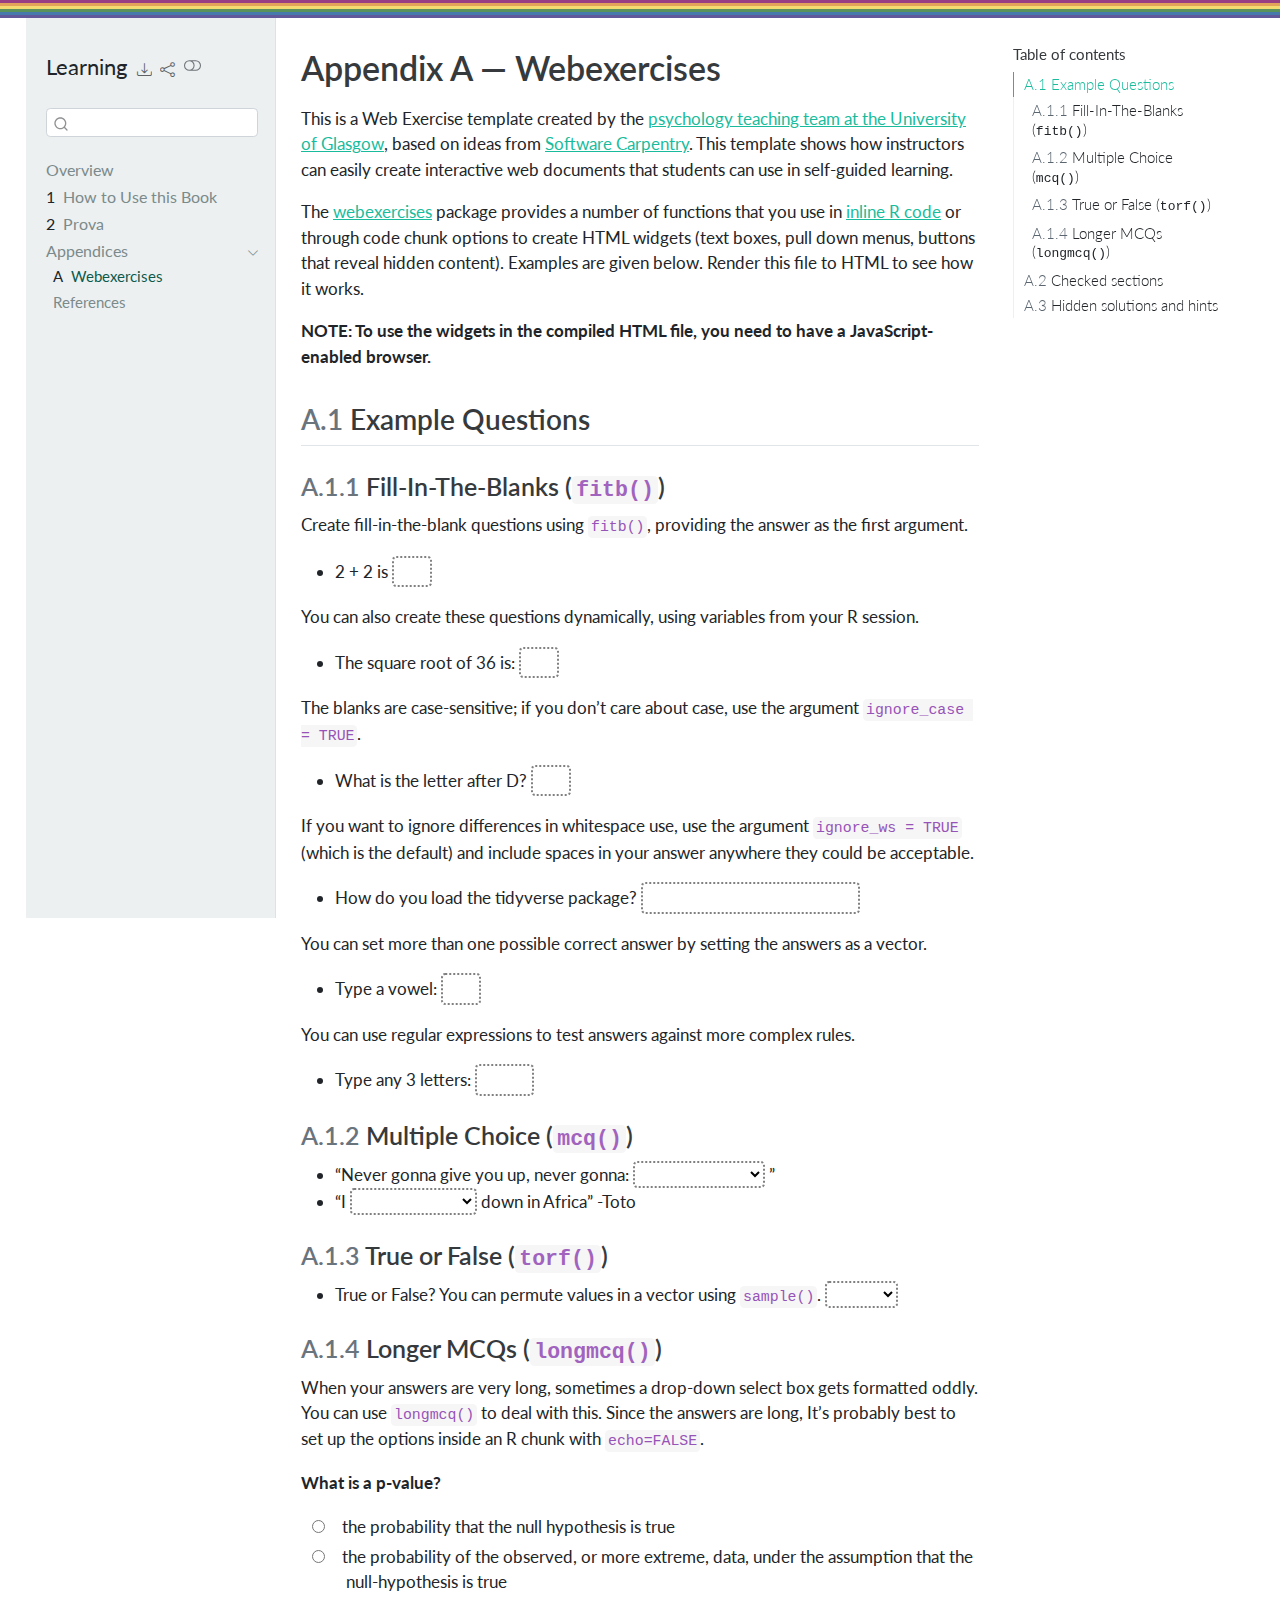
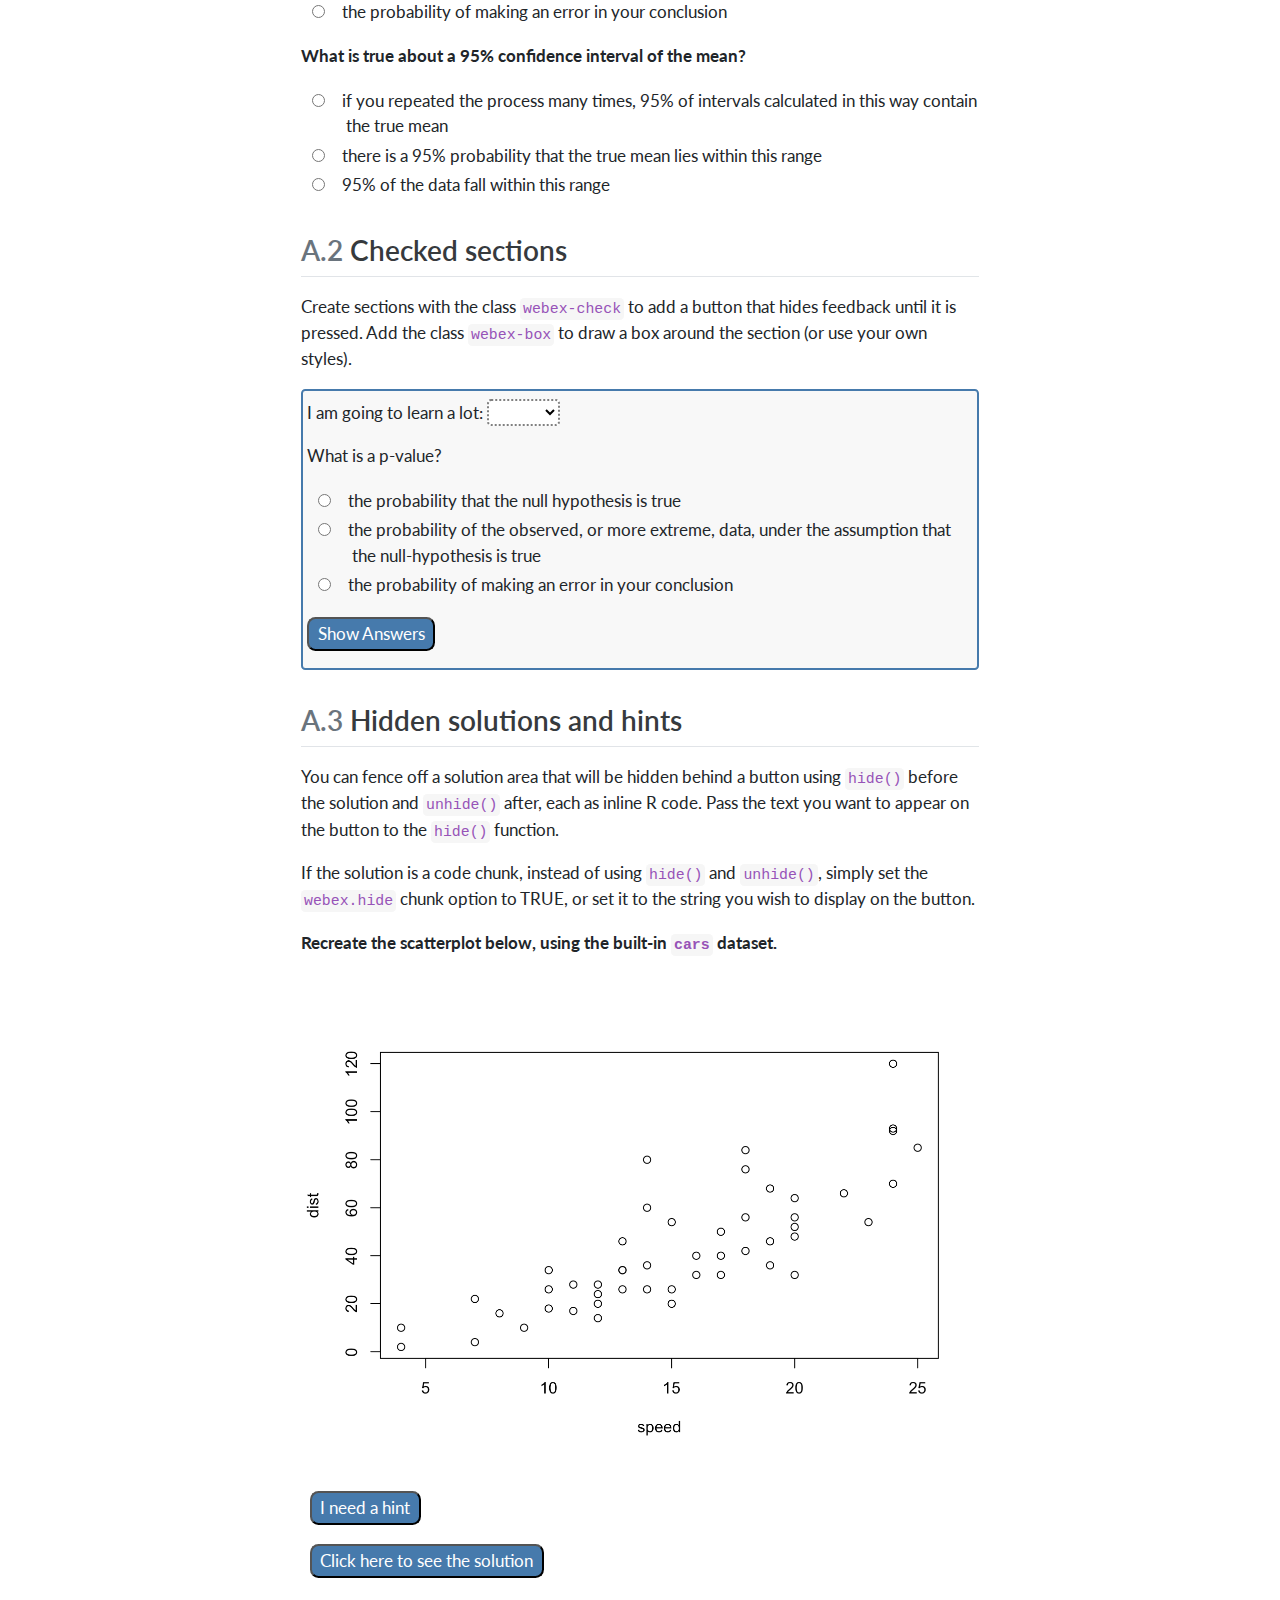
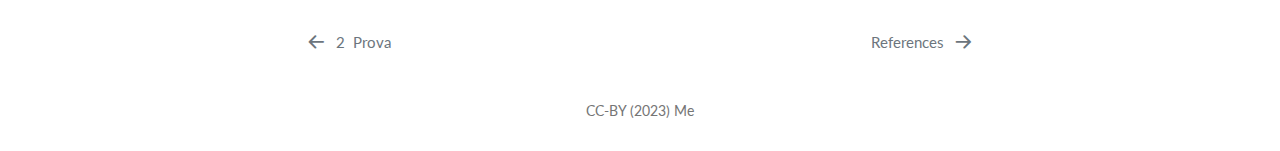
<file: docs/webexercises.html>
<!DOCTYPE html>
<html xmlns="http://www.w3.org/1999/xhtml" lang="en" xml:lang="en"><head>
<meta http-equiv="Content-Type" content="text/html; charset=UTF-8">
<meta charset="utf-8">
<meta name="generator" content="quarto-1.3.361">
<meta name="viewport" content="width=device-width, initial-scale=1.0, user-scalable=yes">
<meta name="description" content="Book Description">
<title>Learning - Appendix A — Webexercises</title>
<style>
code{white-space: pre-wrap;}
span.smallcaps{font-variant: small-caps;}
div.columns{display: flex; gap: min(4vw, 1.5em);}
div.column{flex: auto; overflow-x: auto;}
div.hanging-indent{margin-left: 1.5em; text-indent: -1.5em;}
ul.task-list{list-style: none;}
ul.task-list li input[type="checkbox"] {
  width: 0.8em;
  margin: 0 0.8em 0.2em -1em; /* quarto-specific, see https://github.com/quarto-dev/quarto-cli/issues/4556 */ 
  vertical-align: middle;
}
/* CSS for syntax highlighting */
pre > code.sourceCode { white-space: pre; position: relative; }
pre > code.sourceCode > span { display: inline-block; line-height: 1.25; }
pre > code.sourceCode > span:empty { height: 1.2em; }
.sourceCode { overflow: visible; }
code.sourceCode > span { color: inherit; text-decoration: inherit; }
div.sourceCode { margin: 1em 0; }
pre.sourceCode { margin: 0; }
@media screen {
div.sourceCode { overflow: auto; }
}
@media print {
pre > code.sourceCode { white-space: pre-wrap; }
pre > code.sourceCode > span { text-indent: -5em; padding-left: 5em; }
}
pre.numberSource code
  { counter-reset: source-line 0; }
pre.numberSource code > span
  { position: relative; left: -4em; counter-increment: source-line; }
pre.numberSource code > span > a:first-child::before
  { content: counter(source-line);
    position: relative; left: -1em; text-align: right; vertical-align: baseline;
    border: none; display: inline-block;
    -webkit-touch-callout: none; -webkit-user-select: none;
    -khtml-user-select: none; -moz-user-select: none;
    -ms-user-select: none; user-select: none;
    padding: 0 4px; width: 4em;
  }
pre.numberSource { margin-left: 3em;  padding-left: 4px; }
div.sourceCode
  {   }
@media screen {
pre > code.sourceCode > span > a:first-child::before { text-decoration: underline; }
}
</style>

<script src="site_libs/quarto-nav/quarto-nav.js"></script>
<script src="site_libs/clipboard/clipboard.min.js"></script>
<script src="site_libs/quarto-search/autocomplete.umd.js"></script>
<script src="site_libs/quarto-search/fuse.min.js"></script>
<script src="site_libs/quarto-search/quarto-search.js"></script>
<meta name="quarto:offset" content="./">
<link href="./references.html" rel="next">
<link href="./prova.html" rel="prev">
<link href="./images/logos/logo.png" rel="icon" type="image/png">
<script src="site_libs/quarto-html/quarto.js"></script>
<script src="site_libs/quarto-html/popper.min.js"></script>
<script src="site_libs/quarto-html/tippy.umd.min.js"></script>
<script src="site_libs/quarto-html/anchor.min.js"></script>
<link href="site_libs/quarto-html/tippy.css" rel="stylesheet">
<link href="site_libs/quarto-html/quarto-syntax-highlighting.css" rel="stylesheet" class="quarto-color-scheme" id="quarto-text-highlighting-styles">
<link href="site_libs/quarto-html/quarto-syntax-highlighting-dark.css" rel="prefetch" class="quarto-color-scheme quarto-color-alternate" id="quarto-text-highlighting-styles">
<script src="site_libs/bootstrap/bootstrap.min.js"></script>
<link href="site_libs/bootstrap/bootstrap-icons.css" rel="stylesheet">
<link href="site_libs/bootstrap/bootstrap.min.css" rel="stylesheet" class="quarto-color-scheme" id="quarto-bootstrap" data-mode="light">
<link href="site_libs/bootstrap/bootstrap-dark.min.css" rel="prefetch" class="quarto-color-scheme quarto-color-alternate" id="quarto-bootstrap" data-mode="dark"><script id="quarto-search-options" type="application/json">{
  "location": "sidebar",
  "copy-button": false,
  "collapse-after": 3,
  "panel-placement": "start",
  "type": "textbox",
  "limit": 20,
  "language": {
    "search-no-results-text": "No results",
    "search-matching-documents-text": "matching documents",
    "search-copy-link-title": "Copy link to search",
    "search-hide-matches-text": "Hide additional matches",
    "search-more-match-text": "more match in this document",
    "search-more-matches-text": "more matches in this document",
    "search-clear-button-title": "Clear",
    "search-detached-cancel-button-title": "Cancel",
    "search-submit-button-title": "Submit",
    "search-label": "Search"
  }
}</script><link rel="stylesheet" href="https://use.fontawesome.com/releases/v5.13.0/css/all.css">
<link rel="stylesheet" href="include/booktem.css">
<link rel="stylesheet" href="include/webex.css">
<link rel="stylesheet" href="include/glossary.css">
<link rel="stylesheet" href="include/style.css">
</head>
<body class="nav-sidebar floating">

<div id="quarto-search-results"></div>
  <header id="quarto-header" class="headroom fixed-top"><nav class="quarto-secondary-nav"><div class="container-fluid d-flex">
      <button type="button" class="quarto-btn-toggle btn" data-bs-toggle="collapse" data-bs-target="#quarto-sidebar,#quarto-sidebar-glass" aria-controls="quarto-sidebar" aria-expanded="false" aria-label="Toggle sidebar navigation" onclick="if (window.quartoToggleHeadroom) { window.quartoToggleHeadroom(); }">
        <i class="bi bi-layout-text-sidebar-reverse"></i>
      </button>
      <nav class="quarto-page-breadcrumbs" aria-label="breadcrumb"><ol class="breadcrumb"><li class="breadcrumb-item"><a href="./webexercises.html">Appendices</a></li><li class="breadcrumb-item"><a href="./webexercises.html"><span class="chapter-number">A</span>&nbsp; <span class="chapter-title">Webexercises</span></a></li></ol></nav>
      <a class="flex-grow-1" role="button" data-bs-toggle="collapse" data-bs-target="#quarto-sidebar,#quarto-sidebar-glass" aria-controls="quarto-sidebar" aria-expanded="false" aria-label="Toggle sidebar navigation" onclick="if (window.quartoToggleHeadroom) { window.quartoToggleHeadroom(); }">      
      </a>
      <button type="button" class="btn quarto-search-button" aria-label="" onclick="window.quartoOpenSearch();">
        <i class="bi bi-search"></i>
      </button>
    </div>
  </nav></header><!-- content --><div id="quarto-content" class="quarto-container page-columns page-rows-contents page-layout-article">
<!-- sidebar -->
  <nav id="quarto-sidebar" class="sidebar collapse collapse-horizontal sidebar-navigation floating overflow-auto"><div class="pt-lg-2 mt-2 text-left sidebar-header">
    <div class="sidebar-title mb-0 py-0">
      <a href="./">Learning</a> 
        <div class="sidebar-tools-main tools-wide">
    <div class="dropdown">
      <a href="" title="Download" id="quarto-navigation-tool-dropdown-0" class="quarto-navigation-tool dropdown-toggle px-1" data-bs-toggle="dropdown" aria-expanded="false" aria-label="Download"><i class="bi bi-download"></i></a>
      <ul class="dropdown-menu" aria-labelledby="quarto-navigation-tool-dropdown-0">
<li>
            <a class="dropdown-item sidebar-tools-main-item" href="./Learning.pdf">
              <i class="bi bi-bi-file-pdf pe-1"></i>
            Download PDF
            </a>
          </li>
          <li>
            <a class="dropdown-item sidebar-tools-main-item" href="./Learning.epub">
              <i class="bi bi-bi-journal pe-1"></i>
            Download ePub
            </a>
          </li>
      </ul>
</div>
    <div class="dropdown">
      <a href="" title="Share" id="quarto-navigation-tool-dropdown-1" class="quarto-navigation-tool dropdown-toggle px-1" data-bs-toggle="dropdown" aria-expanded="false" aria-label="Share"><i class="bi bi-share"></i></a>
      <ul class="dropdown-menu" aria-labelledby="quarto-navigation-tool-dropdown-1">
<li>
            <a class="dropdown-item sidebar-tools-main-item" href="https://twitter.com/intent/tweet?url=%7Curl%7C">
              <i class="bi bi-bi-twitter pe-1"></i>
            Twitter
            </a>
          </li>
          <li>
            <a class="dropdown-item sidebar-tools-main-item" href="https://www.facebook.com/sharer/sharer.php?u=%7Curl%7C">
              <i class="bi bi-bi-facebook pe-1"></i>
            Facebook
            </a>
          </li>
          <li>
            <a class="dropdown-item sidebar-tools-main-item" href="https://www.linkedin.com/sharing/share-offsite/?url=%7Curl%7C">
              <i class="bi bi-bi-linkedin pe-1"></i>
            LinkedIn
            </a>
          </li>
      </ul>
</div>
  <a href="" class="quarto-color-scheme-toggle quarto-navigation-tool  px-1" onclick="window.quartoToggleColorScheme(); return false;" title="Toggle dark mode"><i class="bi"></i></a>
</div>
    </div>
      </div>
        <div class="mt-2 flex-shrink-0 align-items-center">
        <div class="sidebar-search">
        <div id="quarto-search" class="" title="Search"></div>
        </div>
        </div>
    <div class="sidebar-menu-container"> 
    <ul class="list-unstyled mt-1">
<li class="sidebar-item">
  <div class="sidebar-item-container"> 
  <a href="./index.html" class="sidebar-item-text sidebar-link">
 <span class="menu-text">Overview</span></a>
  </div>
</li>
        <li class="sidebar-item">
  <div class="sidebar-item-container"> 
  <a href="./instructions.html" class="sidebar-item-text sidebar-link">
 <span class="menu-text"><span class="chapter-number">1</span>&nbsp; <span class="chapter-title">How to Use this Book</span></span></a>
  </div>
</li>
        <li class="sidebar-item">
  <div class="sidebar-item-container"> 
  <a href="./prova.html" class="sidebar-item-text sidebar-link">
 <span class="menu-text"><span class="chapter-number">2</span>&nbsp; <span class="chapter-title">Prova</span></span></a>
  </div>
</li>
        <li class="sidebar-item sidebar-item-section">
      <div class="sidebar-item-container"> 
            <a class="sidebar-item-text sidebar-link text-start" data-bs-toggle="collapse" data-bs-target="#quarto-sidebar-section-1" aria-expanded="true">
 <span class="menu-text">Appendices</span></a>
          <a class="sidebar-item-toggle text-start" data-bs-toggle="collapse" data-bs-target="#quarto-sidebar-section-1" aria-expanded="true" aria-label="Toggle section">
            <i class="bi bi-chevron-right ms-2"></i>
          </a> 
      </div>
      <ul id="quarto-sidebar-section-1" class="collapse list-unstyled sidebar-section depth1 show">
<li class="sidebar-item">
  <div class="sidebar-item-container"> 
  <a href="./webexercises.html" class="sidebar-item-text sidebar-link active">
 <span class="menu-text"><span class="chapter-number">A</span>&nbsp; <span class="chapter-title">Webexercises</span></span></a>
  </div>
</li>
          <li class="sidebar-item">
  <div class="sidebar-item-container"> 
  <a href="./references.html" class="sidebar-item-text sidebar-link">
 <span class="menu-text">References</span></a>
  </div>
</li>
      </ul>
</li>
    </ul>
</div>
</nav><div id="quarto-sidebar-glass" data-bs-toggle="collapse" data-bs-target="#quarto-sidebar,#quarto-sidebar-glass"></div>
<!-- margin-sidebar -->
    <div id="quarto-margin-sidebar" class="sidebar margin-sidebar">
        <nav id="TOC" role="doc-toc" class="toc-active"><h2 id="toc-title">Table of contents</h2>
   
  <ul>
<li>
<a href="#example-questions" id="toc-example-questions" class="nav-link active" data-scroll-target="#example-questions"><span class="header-section-number">A.1</span> Example Questions</a>
  <ul class="collapse">
<li><a href="#fill-in-the-blanks-fitb" id="toc-fill-in-the-blanks-fitb" class="nav-link" data-scroll-target="#fill-in-the-blanks-fitb"><span class="header-section-number">A.1.1</span> Fill-In-The-Blanks (<code>fitb()</code>)</a></li>
  <li><a href="#multiple-choice-mcq" id="toc-multiple-choice-mcq" class="nav-link" data-scroll-target="#multiple-choice-mcq"><span class="header-section-number">A.1.2</span> Multiple Choice (<code>mcq()</code>)</a></li>
  <li><a href="#true-or-false-torf" id="toc-true-or-false-torf" class="nav-link" data-scroll-target="#true-or-false-torf"><span class="header-section-number">A.1.3</span> True or False (<code>torf()</code>)</a></li>
  <li><a href="#longer-mcqs-longmcq" id="toc-longer-mcqs-longmcq" class="nav-link" data-scroll-target="#longer-mcqs-longmcq"><span class="header-section-number">A.1.4</span> Longer MCQs (<code>longmcq()</code>)</a></li>
  </ul>
</li>
  <li><a href="#checked-sections" id="toc-checked-sections" class="nav-link" data-scroll-target="#checked-sections"><span class="header-section-number">A.2</span> Checked sections</a></li>
  <li><a href="#hidden-solutions-and-hints" id="toc-hidden-solutions-and-hints" class="nav-link" data-scroll-target="#hidden-solutions-and-hints"><span class="header-section-number">A.3</span> Hidden solutions and hints</a></li>
  </ul></nav>
    </div>
<!-- main -->
<main class="content" id="quarto-document-content"><header id="title-block-header" class="quarto-title-block default"><div class="quarto-title">
<h1 class="title">Appendix A — Webexercises</h1>
</div>



<div class="quarto-title-meta">

    
  
    
  </div>
  

</header><p>This is a Web Exercise template created by the <a href="http://www.psy.gla.ac.uk">psychology teaching team at the University of Glasgow</a>, based on ideas from <a href="https://software-carpentry.org/lessons/">Software Carpentry</a>. This template shows how instructors can easily create interactive web documents that students can use in self-guided learning.</p>
<p>The <a href="https://github.com/psyteachr/webexercises">webexercises</a> package provides a number of functions that you use in <a href="https://github.com/rstudio/cheatsheets/raw/master/rmarkdown-2.0.pdf">inline R code</a> or through code chunk options to create HTML widgets (text boxes, pull down menus, buttons that reveal hidden content). Examples are given below. Render this file to HTML to see how it works.</p>
<p><strong>NOTE: To use the widgets in the compiled HTML file, you need to have a JavaScript-enabled browser.</strong></p>
<section id="example-questions" class="level2" data-number="A.1"><h2 data-number="A.1" class="anchored" data-anchor-id="example-questions">
<span class="header-section-number">A.1</span> Example Questions</h2>
<section id="fill-in-the-blanks-fitb" class="level3" data-number="A.1.1"><h3 data-number="A.1.1" class="anchored" data-anchor-id="fill-in-the-blanks-fitb">
<span class="header-section-number">A.1.1</span> Fill-In-The-Blanks (<code>fitb()</code>)</h3>
<p>Create fill-in-the-blank questions using <code>fitb()</code>, providing the answer as the first argument.</p>
<ul>
<li>2 + 2 is <input class="webex-solveme nospaces" size="1" data-answer="[&quot;4&quot;]">
</li>
</ul>
<p>You can also create these questions dynamically, using variables from your R session.</p>
<ul>
<li>The square root of 36 is: <input class="webex-solveme nospaces" size="1" data-answer="[&quot;6&quot;]">
</li>
</ul>
<p>The blanks are case-sensitive; if you don’t care about case, use the argument <code>ignore_case = TRUE</code>.</p>
<ul>
<li>What is the letter after D? <input class="webex-solveme nospaces ignorecase" size="1" data-answer="[&quot;E&quot;]">
</li>
</ul>
<p>If you want to ignore differences in whitespace use, use the argument <code>ignore_ws = TRUE</code> (which is the default) and include spaces in your answer anywhere they could be acceptable.</p>
<ul>
<li>How do you load the tidyverse package? <input class="webex-solveme nospaces" size="20" data-answer="[&quot;library( tidyverse )&quot;,&quot;library( \&quot;tidyverse\&quot; )&quot;,&quot;library( 'tidyverse' )&quot;]">
</li>
</ul>
<p>You can set more than one possible correct answer by setting the answers as a vector.</p>
<ul>
<li>Type a vowel: <input class="webex-solveme nospaces ignorecase" size="1" data-answer="[&quot;A&quot;,&quot;E&quot;,&quot;I&quot;,&quot;O&quot;,&quot;U&quot;]">
</li>
</ul>
<p>You can use regular expressions to test answers against more complex rules.</p>
<ul>
<li>Type any 3 letters: <input class="webex-solveme nospaces regex" size="3" data-answer="[&quot;^[a-zA-Z]{3}$&quot;]">
</li>
</ul></section><section id="multiple-choice-mcq" class="level3" data-number="A.1.2"><h3 data-number="A.1.2" class="anchored" data-anchor-id="multiple-choice-mcq">
<span class="header-section-number">A.1.2</span> Multiple Choice (<code>mcq()</code>)</h3>
<ul>
<li>“Never gonna give you up, never gonna: <select class="webex-select"><option value="blank"></option>
<option value="">let you go</option>
<option value="">turn you down</option>
<option value="">run away</option>
<option value="answer">let you down</option></select>”</li>
<li>“I <select class="webex-select"><option value="blank"></option>
<option value="answer">bless the rains</option>
<option value="">guess it rains</option>
<option value="">sense the rain</option></select> down in Africa” -Toto</li>
</ul></section><section id="true-or-false-torf" class="level3" data-number="A.1.3"><h3 data-number="A.1.3" class="anchored" data-anchor-id="true-or-false-torf">
<span class="header-section-number">A.1.3</span> True or False (<code>torf()</code>)</h3>
<ul>
<li>True or False? You can permute values in a vector using <code><a href="https://rdrr.io/r/base/sample.html">sample()</a></code>. <select class="webex-select"><option value="blank"></option>
<option value="answer">TRUE</option>
<option value="">FALSE</option></select>
</li>
</ul></section><section id="longer-mcqs-longmcq" class="level3" data-number="A.1.4"><h3 data-number="A.1.4" class="anchored" data-anchor-id="longer-mcqs-longmcq">
<span class="header-section-number">A.1.4</span> Longer MCQs (<code>longmcq()</code>)</h3>
<p>When your answers are very long, sometimes a drop-down select box gets formatted oddly. You can use <code>longmcq()</code> to deal with this. Since the answers are long, It’s probably best to set up the options inside an R chunk with <code>echo=FALSE</code>.</p>
<p><strong>What is a p-value?</strong></p>
<div id="radio_ZTYJGGMYFJ" class="webex-radiogroup">
<label><input type="radio" autocomplete="off" name="radio_ZTYJGGMYFJ" value=""><span>the probability that the null hypothesis is true</span></label><label><input type="radio" autocomplete="off" name="radio_ZTYJGGMYFJ" value="answer"><span>the probability of the observed, or more extreme, data, under the assumption that the null-hypothesis is true</span></label><label><input type="radio" autocomplete="off" name="radio_ZTYJGGMYFJ" value=""><span>the probability of making an error in your conclusion</span></label>
</div>
<p><strong>What is true about a 95% confidence interval of the mean?</strong></p>
<div id="radio_BUDWTHVTTB" class="webex-radiogroup">
<label><input type="radio" autocomplete="off" name="radio_BUDWTHVTTB" value="answer"><span>if you repeated the process many times, 95% of intervals calculated in this way contain the true mean</span></label><label><input type="radio" autocomplete="off" name="radio_BUDWTHVTTB" value=""><span>there is a 95% probability that the true mean lies within this range</span></label><label><input type="radio" autocomplete="off" name="radio_BUDWTHVTTB" value=""><span>95% of the data fall within this range</span></label>
</div>
</section></section><section id="checked-sections" class="level2" data-number="A.2"><h2 data-number="A.2" class="anchored" data-anchor-id="checked-sections">
<span class="header-section-number">A.2</span> Checked sections</h2>
<p>Create sections with the class <code>webex-check</code> to add a button that hides feedback until it is pressed. Add the class <code>webex-box</code> to draw a box around the section (or use your own styles).</p>
<div class="webex-check webex-box">
<p>I am going to learn a lot: <select class="webex-select"><option value="blank"></option>
<option value="answer">TRUE</option>
<option value="">FALSE</option></select></p>
<div class="cell" data-layout-align="center">
What is a p-value?
<div id="radio_TFYAZUCNAP" class="webex-radiogroup">
<label><input type="radio" autocomplete="off" name="radio_TFYAZUCNAP" value=""><span>the probability that the null hypothesis is true</span></label><label><input type="radio" autocomplete="off" name="radio_TFYAZUCNAP" value="answer"><span>the probability of the observed, or more extreme, data, under the assumption that the null-hypothesis is true</span></label><label><input type="radio" autocomplete="off" name="radio_TFYAZUCNAP" value=""><span>the probability of making an error in your conclusion</span></label>
</div>
</div>
</div>
</section><section id="hidden-solutions-and-hints" class="level2" data-number="A.3"><h2 data-number="A.3" class="anchored" data-anchor-id="hidden-solutions-and-hints">
<span class="header-section-number">A.3</span> Hidden solutions and hints</h2>
<p>You can fence off a solution area that will be hidden behind a button using <code>hide()</code> before the solution and <code>unhide()</code> after, each as inline R code. Pass the text you want to appear on the button to the <code>hide()</code> function.</p>
<p>If the solution is a code chunk, instead of using <code>hide()</code> and <code>unhide()</code>, simply set the <code>webex.hide</code> chunk option to TRUE, or set it to the string you wish to display on the button.</p>
<p><strong>Recreate the scatterplot below, using the built-in <code>cars</code> dataset.</strong></p>
<div class="cell" data-layout-align="center">
<div class="cell-output-display">
<div class="quarto-figure quarto-figure-center">
<figure class="figure"><p><img src="webexercises_files/figure-html/unnamed-chunk-6-1.png" class="img-fluid figure-img" style="width:100.0%"></p>
</figure>
</div>
</div>
</div>
<div class="webex-solution">
<button>
I need a hint
</button>
<p>See the documentation for <code><a href="https://rdrr.io/r/graphics/plot.default.html">plot()</a></code> (<code><a href="https://rdrr.io/r/graphics/plot.default.html">?plot</a></code>)</p>
</div>
<!-- note: you could also just set webex.hide to TRUE -->
<div class="cell" data-layout-align="center" data-webex.hide="Click here to see the solution">
<div class="webex-solution">
<button>
Click here to see the solution
</button>
<div class="sourceCode cell-code" id="cb1"><pre class="sourceCode numberSource r number-lines code-with-copy"><code class="sourceCode r"><span id="cb1-1"><a href="#cb1-1"></a><span class="fu">plot</span>(cars<span class="sc">$</span>speed, cars<span class="sc">$</span>dist)</span></code><button title="Copy to Clipboard" class="code-copy-button"><i class="bi"></i></button></pre></div>
</div>
</div>


</section></main><!-- /main --><script>

/* update total correct if #webex-total_correct exists */
update_total_correct = function() {
  console.log("webex: update total_correct");

  var t = document.getElementsByClassName("webex-total_correct");
  for (var i = 0; i < t.length; i++) {
    p = t[i].parentElement;
    var correct = p.getElementsByClassName("webex-correct").length;
    var solvemes = p.getElementsByClassName("webex-solveme").length;
    var radiogroups = p.getElementsByClassName("webex-radiogroup").length;
    var selects = p.getElementsByClassName("webex-select").length;

    t[i].innerHTML = correct + " of " + (solvemes + radiogroups + selects) + " correct";
  }
}

/* webex-solution button toggling function */
b_func = function() {
  console.log("webex: toggle hide");

  var cl = this.parentElement.classList;
  if (cl.contains('open')) {
    cl.remove("open");
  } else {
    cl.add("open");
  }
}

/* check answers */
check_func = function() {
  console.log("webex: check answers");

  var cl = this.parentElement.classList;
  if (cl.contains('unchecked')) {
    cl.remove("unchecked");
    this.innerHTML = "Hide Answers";
  } else {
    cl.add("unchecked");
    this.innerHTML = "Show Answers";
  }
}

/* function for checking solveme answers */
solveme_func = function(e) {
  console.log("webex: check solveme");

  var real_answers = JSON.parse(this.dataset.answer);
  var my_answer = this.value;
  var cl = this.classList;
  if (cl.contains("ignorecase")) {
    my_answer = my_answer.toLowerCase();
  }
  if (cl.contains("nospaces")) {
    my_answer = my_answer.replace(/ /g, "")
  }

  if (my_answer == "") {
    cl.remove("webex-correct");
    cl.remove("webex-incorrect");
  } else if (real_answers.includes(my_answer)) {
    cl.add("webex-correct");
    cl.remove("webex-incorrect");
  } else {
    cl.add("webex-incorrect");
    cl.remove("webex-correct");
  }

  // match numeric answers within a specified tolerance
  if(this.dataset.tol > 0){
    var tol = JSON.parse(this.dataset.tol);
    var matches = real_answers.map(x => Math.abs(x - my_answer) < tol)
    if (matches.reduce((a, b) => a + b, 0) > 0) {
      cl.add("webex-correct");
    } else {
      cl.remove("webex-correct");
    }
  }

  // added regex bit
  if (cl.contains("regex")){
    answer_regex = RegExp(real_answers.join("|"))
    if (answer_regex.test(my_answer)) {
      cl.add("webex-correct");
    }
  }

  update_total_correct();
}

/* function for checking select answers */
select_func = function(e) {
  console.log("webex: check select");

  var cl = this.classList

  /* add style */
  cl.remove("webex-incorrect");
  cl.remove("webex-correct");
  if (this.value == "answer") {
    cl.add("webex-correct");
  } else if (this.value != "blank") {
    cl.add("webex-incorrect");
  }

  update_total_correct();
}

/* function for checking radiogroups answers */
radiogroups_func = function(e) {
  console.log("webex: check radiogroups");

  var checked_button = document.querySelector('input[name=' + this.id + ']:checked');
  var cl = checked_button.parentElement.classList;
  var labels = checked_button.parentElement.parentElement.children;

  /* get rid of styles */
  for (i = 0; i < labels.length; i++) {
    labels[i].classList.remove("webex-incorrect");
    labels[i].classList.remove("webex-correct");
  }

  /* add style */
  if (checked_button.value == "answer") {
    cl.add("webex-correct");
  } else {
    cl.add("webex-incorrect");
  }

  update_total_correct();
}

window.onload = function() {
  console.log("webex onload");
  /* set up solution buttons */
  var buttons = document.getElementsByTagName("button");

  for (var i = 0; i < buttons.length; i++) {
    if (buttons[i].parentElement.classList.contains('webex-solution')) {
      buttons[i].onclick = b_func;
    }
  }

  var check_sections = document.getElementsByClassName("webex-check");
  console.log("check:", check_sections.length);
  for (var i = 0; i < check_sections.length; i++) {
    check_sections[i].classList.add("unchecked");

    let btn = document.createElement("button");
    btn.innerHTML = "Show Answers";
    btn.classList.add("webex-check-button");
    btn.onclick = check_func;
    check_sections[i].appendChild(btn);

    let spn = document.createElement("span");
    spn.classList.add("webex-total_correct");
    check_sections[i].appendChild(spn);
  }

  /* set up webex-solveme inputs */
  var solveme = document.getElementsByClassName("webex-solveme");

  for (var i = 0; i < solveme.length; i++) {
    /* make sure input boxes don't auto-anything */
    solveme[i].setAttribute("autocomplete","off");
    solveme[i].setAttribute("autocorrect", "off");
    solveme[i].setAttribute("autocapitalize", "off");
    solveme[i].setAttribute("spellcheck", "false");
    solveme[i].value = "";

    /* adjust answer for ignorecase or nospaces */
    var cl = solveme[i].classList;
    var real_answer = solveme[i].dataset.answer;
    if (cl.contains("ignorecase")) {
      real_answer = real_answer.toLowerCase();
    }
    if (cl.contains("nospaces")) {
      real_answer = real_answer.replace(/ /g, "");
    }
    solveme[i].dataset.answer = real_answer;

    /* attach checking function */
    solveme[i].onkeyup = solveme_func;
    solveme[i].onchange = solveme_func;

    solveme[i].insertAdjacentHTML("afterend", " <span class='webex-icon'></span>")
  }

  /* set up radiogroups */
  var radiogroups = document.getElementsByClassName("webex-radiogroup");
  for (var i = 0; i < radiogroups.length; i++) {
    radiogroups[i].onchange = radiogroups_func;
  }

  /* set up selects */
  var selects = document.getElementsByClassName("webex-select");
  for (var i = 0; i < selects.length; i++) {
    selects[i].onchange = select_func;
    selects[i].insertAdjacentHTML("afterend", " <span class='webex-icon'></span>")
  }

  update_total_correct();
}

</script><script>
// open rdrr links externally ----

var exlinks = document.querySelectorAll("a[href^='https://rdrr.io']");
var exlink_func = function(){
  window.open(this.href);
  return false;
};
for (var i = 0; i < exlinks.length; i++) {
    exlinks[i].addEventListener('click', exlink_func, false);
}

// visible second sidebar in mobile ----

function move_sidebar() {
  var toc = document.getElementById("TOC");
  var small_sidebar = document.querySelector("#quarto-sidebar .sidebar-menu-container");
  var right_sidebar = document.getElementById("quarto-margin-sidebar");

  if (window.innerWidth < 768) {
    small_sidebar.append(toc);
  } else {
    right_sidebar.append(toc);
  }
}
move_sidebar();
window.onresize = move_sidebar;
</script><script>

/* update total correct if #webex-total_correct exists */
update_total_correct = function() {
  console.log("webex: update total_correct");

  var t = document.getElementsByClassName("webex-total_correct");
  for (var i = 0; i < t.length; i++) {
    p = t[i].parentElement;
    var correct = p.getElementsByClassName("webex-correct").length;
    var solvemes = p.getElementsByClassName("webex-solveme").length;
    var radiogroups = p.getElementsByClassName("webex-radiogroup").length;
    var selects = p.getElementsByClassName("webex-select").length;

    t[i].innerHTML = correct + " of " + (solvemes + radiogroups + selects) + " correct";
  }
}

/* webex-solution button toggling function */
b_func = function() {
  console.log("webex: toggle hide");

  var cl = this.parentElement.classList;
  if (cl.contains('open')) {
    cl.remove("open");
  } else {
    cl.add("open");
  }
}

/* check answers */
check_func = function() {
  console.log("webex: check answers");

  var cl = this.parentElement.classList;
  if (cl.contains('unchecked')) {
    cl.remove("unchecked");
    this.innerHTML = "Hide Answers";
  } else {
    cl.add("unchecked");
    this.innerHTML = "Show Answers";
  }
}

/* function for checking solveme answers */
solveme_func = function(e) {
  console.log("webex: check solveme");

  var real_answers = JSON.parse(this.dataset.answer);
  var my_answer = this.value;
  var cl = this.classList;
  if (cl.contains("ignorecase")) {
    my_answer = my_answer.toLowerCase();
  }
  if (cl.contains("nospaces")) {
    my_answer = my_answer.replace(/ /g, "")
  }

  if (my_answer == "") {
    cl.remove("webex-correct");
    cl.remove("webex-incorrect");
  } else if (real_answers.includes(my_answer)) {
    cl.add("webex-correct");
    cl.remove("webex-incorrect");
  } else {
    cl.add("webex-incorrect");
    cl.remove("webex-correct");
  }

  // match numeric answers within a specified tolerance
  if(this.dataset.tol > 0){
    var tol = JSON.parse(this.dataset.tol);
    var matches = real_answers.map(x => Math.abs(x - my_answer) < tol)
    if (matches.reduce((a, b) => a + b, 0) > 0) {
      cl.add("webex-correct");
    } else {
      cl.remove("webex-correct");
    }
  }

  // added regex bit
  if (cl.contains("regex")){
    answer_regex = RegExp(real_answers.join("|"))
    if (answer_regex.test(my_answer)) {
      cl.add("webex-correct");
    }
  }

  update_total_correct();
}

/* function for checking select answers */
select_func = function(e) {
  console.log("webex: check select");

  var cl = this.classList

  /* add style */
  cl.remove("webex-incorrect");
  cl.remove("webex-correct");
  if (this.value == "answer") {
    cl.add("webex-correct");
  } else if (this.value != "blank") {
    cl.add("webex-incorrect");
  }

  update_total_correct();
}

/* function for checking radiogroups answers */
radiogroups_func = function(e) {
  console.log("webex: check radiogroups");

  var checked_button = document.querySelector('input[name=' + this.id + ']:checked');
  var cl = checked_button.parentElement.classList;
  var labels = checked_button.parentElement.parentElement.children;

  /* get rid of styles */
  for (i = 0; i < labels.length; i++) {
    labels[i].classList.remove("webex-incorrect");
    labels[i].classList.remove("webex-correct");
  }

  /* add style */
  if (checked_button.value == "answer") {
    cl.add("webex-correct");
  } else {
    cl.add("webex-incorrect");
  }

  update_total_correct();
}

window.onload = function() {
  console.log("webex onload");
  /* set up solution buttons */
  var buttons = document.getElementsByTagName("button");

  for (var i = 0; i < buttons.length; i++) {
    if (buttons[i].parentElement.classList.contains('webex-solution')) {
      buttons[i].onclick = b_func;
    }
  }

  var check_sections = document.getElementsByClassName("webex-check");
  console.log("check:", check_sections.length);
  for (var i = 0; i < check_sections.length; i++) {
    check_sections[i].classList.add("unchecked");

    let btn = document.createElement("button");
    btn.innerHTML = "Show Answers";
    btn.classList.add("webex-check-button");
    btn.onclick = check_func;
    check_sections[i].appendChild(btn);

    let spn = document.createElement("span");
    spn.classList.add("webex-total_correct");
    check_sections[i].appendChild(spn);
  }

  /* set up webex-solveme inputs */
  var solveme = document.getElementsByClassName("webex-solveme");

  for (var i = 0; i < solveme.length; i++) {
    /* make sure input boxes don't auto-anything */
    solveme[i].setAttribute("autocomplete","off");
    solveme[i].setAttribute("autocorrect", "off");
    solveme[i].setAttribute("autocapitalize", "off");
    solveme[i].setAttribute("spellcheck", "false");
    solveme[i].value = "";

    /* adjust answer for ignorecase or nospaces */
    var cl = solveme[i].classList;
    var real_answer = solveme[i].dataset.answer;
    if (cl.contains("ignorecase")) {
      real_answer = real_answer.toLowerCase();
    }
    if (cl.contains("nospaces")) {
      real_answer = real_answer.replace(/ /g, "");
    }
    solveme[i].dataset.answer = real_answer;

    /* attach checking function */
    solveme[i].onkeyup = solveme_func;
    solveme[i].onchange = solveme_func;

    solveme[i].insertAdjacentHTML("afterend", " <span class='webex-icon'></span>")
  }

  /* set up radiogroups */
  var radiogroups = document.getElementsByClassName("webex-radiogroup");
  for (var i = 0; i < radiogroups.length; i++) {
    radiogroups[i].onchange = radiogroups_func;
  }

  /* set up selects */
  var selects = document.getElementsByClassName("webex-select");
  for (var i = 0; i < selects.length; i++) {
    selects[i].onchange = select_func;
    selects[i].insertAdjacentHTML("afterend", " <span class='webex-icon'></span>")
  }

  update_total_correct();
}

</script><script id="quarto-html-after-body" type="application/javascript">
window.document.addEventListener("DOMContentLoaded", function (event) {
  const toggleBodyColorMode = (bsSheetEl) => {
    const mode = bsSheetEl.getAttribute("data-mode");
    const bodyEl = window.document.querySelector("body");
    if (mode === "dark") {
      bodyEl.classList.add("quarto-dark");
      bodyEl.classList.remove("quarto-light");
    } else {
      bodyEl.classList.add("quarto-light");
      bodyEl.classList.remove("quarto-dark");
    }
  }
  const toggleBodyColorPrimary = () => {
    const bsSheetEl = window.document.querySelector("link#quarto-bootstrap");
    if (bsSheetEl) {
      toggleBodyColorMode(bsSheetEl);
    }
  }
  toggleBodyColorPrimary();  
  const disableStylesheet = (stylesheets) => {
    for (let i=0; i < stylesheets.length; i++) {
      const stylesheet = stylesheets[i];
      stylesheet.rel = 'prefetch';
    }
  }
  const enableStylesheet = (stylesheets) => {
    for (let i=0; i < stylesheets.length; i++) {
      const stylesheet = stylesheets[i];
      stylesheet.rel = 'stylesheet';
    }
  }
  const manageTransitions = (selector, allowTransitions) => {
    const els = window.document.querySelectorAll(selector);
    for (let i=0; i < els.length; i++) {
      const el = els[i];
      if (allowTransitions) {
        el.classList.remove('notransition');
      } else {
        el.classList.add('notransition');
      }
    }
  }
  const toggleColorMode = (alternate) => {
    // Switch the stylesheets
    const alternateStylesheets = window.document.querySelectorAll('link.quarto-color-scheme.quarto-color-alternate');
    manageTransitions('#quarto-margin-sidebar .nav-link', false);
    if (alternate) {
      enableStylesheet(alternateStylesheets);
      for (const sheetNode of alternateStylesheets) {
        if (sheetNode.id === "quarto-bootstrap") {
          toggleBodyColorMode(sheetNode);
        }
      }
    } else {
      disableStylesheet(alternateStylesheets);
      toggleBodyColorPrimary();
    }
    manageTransitions('#quarto-margin-sidebar .nav-link', true);
    // Switch the toggles
    const toggles = window.document.querySelectorAll('.quarto-color-scheme-toggle');
    for (let i=0; i < toggles.length; i++) {
      const toggle = toggles[i];
      if (toggle) {
        if (alternate) {
          toggle.classList.add("alternate");     
        } else {
          toggle.classList.remove("alternate");
        }
      }
    }
    // Hack to workaround the fact that safari doesn't
    // properly recolor the scrollbar when toggling (#1455)
    if (navigator.userAgent.indexOf('Safari') > 0 && navigator.userAgent.indexOf('Chrome') == -1) {
      manageTransitions("body", false);
      window.scrollTo(0, 1);
      setTimeout(() => {
        window.scrollTo(0, 0);
        manageTransitions("body", true);
      }, 40);  
    }
  }
  const isFileUrl = () => { 
    return window.location.protocol === 'file:';
  }
  const hasAlternateSentinel = () => {  
    let styleSentinel = getColorSchemeSentinel();
    if (styleSentinel !== null) {
      return styleSentinel === "alternate";
    } else {
      return false;
    }
  }
  const setStyleSentinel = (alternate) => {
    const value = alternate ? "alternate" : "default";
    if (!isFileUrl()) {
      window.localStorage.setItem("quarto-color-scheme", value);
    } else {
      localAlternateSentinel = value;
    }
  }
  const getColorSchemeSentinel = () => {
    if (!isFileUrl()) {
      const storageValue = window.localStorage.getItem("quarto-color-scheme");
      return storageValue != null ? storageValue : localAlternateSentinel;
    } else {
      return localAlternateSentinel;
    }
  }
  let localAlternateSentinel = 'default';
  // Dark / light mode switch
  window.quartoToggleColorScheme = () => {
    // Read the current dark / light value 
    let toAlternate = !hasAlternateSentinel();
    toggleColorMode(toAlternate);
    setStyleSentinel(toAlternate);
  };
  // Ensure there is a toggle, if there isn't float one in the top right
  if (window.document.querySelector('.quarto-color-scheme-toggle') === null) {
    const a = window.document.createElement('a');
    a.classList.add('top-right');
    a.classList.add('quarto-color-scheme-toggle');
    a.href = "";
    a.onclick = function() { try { window.quartoToggleColorScheme(); } catch {} return false; };
    const i = window.document.createElement("i");
    i.classList.add('bi');
    a.appendChild(i);
    window.document.body.appendChild(a);
  }
  // Switch to dark mode if need be
  if (hasAlternateSentinel()) {
    toggleColorMode(true);
  } else {
    toggleColorMode(false);
  }
  const icon = "";
  const anchorJS = new window.AnchorJS();
  anchorJS.options = {
    placement: 'right',
    icon: icon
  };
  anchorJS.add('.anchored');
  const isCodeAnnotation = (el) => {
    for (const clz of el.classList) {
      if (clz.startsWith('code-annotation-')) {                     
        return true;
      }
    }
    return false;
  }
  const clipboard = new window.ClipboardJS('.code-copy-button', {
    text: function(trigger) {
      const codeEl = trigger.previousElementSibling.cloneNode(true);
      for (const childEl of codeEl.children) {
        if (isCodeAnnotation(childEl)) {
          childEl.remove();
        }
      }
      return codeEl.innerText;
    }
  });
  clipboard.on('success', function(e) {
    // button target
    const button = e.trigger;
    // don't keep focus
    button.blur();
    // flash "checked"
    button.classList.add('code-copy-button-checked');
    var currentTitle = button.getAttribute("title");
    button.setAttribute("title", "Copied!");
    let tooltip;
    if (window.bootstrap) {
      button.setAttribute("data-bs-toggle", "tooltip");
      button.setAttribute("data-bs-placement", "left");
      button.setAttribute("data-bs-title", "Copied!");
      tooltip = new bootstrap.Tooltip(button, 
        { trigger: "manual", 
          customClass: "code-copy-button-tooltip",
          offset: [0, -8]});
      tooltip.show();    
    }
    setTimeout(function() {
      if (tooltip) {
        tooltip.hide();
        button.removeAttribute("data-bs-title");
        button.removeAttribute("data-bs-toggle");
        button.removeAttribute("data-bs-placement");
      }
      button.setAttribute("title", currentTitle);
      button.classList.remove('code-copy-button-checked');
    }, 1000);
    // clear code selection
    e.clearSelection();
  });
  function tippyHover(el, contentFn) {
    const config = {
      allowHTML: true,
      content: contentFn,
      maxWidth: 500,
      delay: 100,
      arrow: false,
      appendTo: function(el) {
          return el.parentElement;
      },
      interactive: true,
      interactiveBorder: 10,
      theme: 'quarto',
      placement: 'bottom-start'
    };
    window.tippy(el, config); 
  }
  const noterefs = window.document.querySelectorAll('a[role="doc-noteref"]');
  for (var i=0; i<noterefs.length; i++) {
    const ref = noterefs[i];
    tippyHover(ref, function() {
      // use id or data attribute instead here
      let href = ref.getAttribute('data-footnote-href') || ref.getAttribute('href');
      try { href = new URL(href).hash; } catch {}
      const id = href.replace(/^#\/?/, "");
      const note = window.document.getElementById(id);
      return note.innerHTML;
    });
  }
      let selectedAnnoteEl;
      const selectorForAnnotation = ( cell, annotation) => {
        let cellAttr = 'data-code-cell="' + cell + '"';
        let lineAttr = 'data-code-annotation="' +  annotation + '"';
        const selector = 'span[' + cellAttr + '][' + lineAttr + ']';
        return selector;
      }
      const selectCodeLines = (annoteEl) => {
        const doc = window.document;
        const targetCell = annoteEl.getAttribute("data-target-cell");
        const targetAnnotation = annoteEl.getAttribute("data-target-annotation");
        const annoteSpan = window.document.querySelector(selectorForAnnotation(targetCell, targetAnnotation));
        const lines = annoteSpan.getAttribute("data-code-lines").split(",");
        const lineIds = lines.map((line) => {
          return targetCell + "-" + line;
        })
        let top = null;
        let height = null;
        let parent = null;
        if (lineIds.length > 0) {
            //compute the position of the single el (top and bottom and make a div)
            const el = window.document.getElementById(lineIds[0]);
            top = el.offsetTop;
            height = el.offsetHeight;
            parent = el.parentElement.parentElement;
          if (lineIds.length > 1) {
            const lastEl = window.document.getElementById(lineIds[lineIds.length - 1]);
            const bottom = lastEl.offsetTop + lastEl.offsetHeight;
            height = bottom - top;
          }
          if (top !== null && height !== null && parent !== null) {
            // cook up a div (if necessary) and position it 
            let div = window.document.getElementById("code-annotation-line-highlight");
            if (div === null) {
              div = window.document.createElement("div");
              div.setAttribute("id", "code-annotation-line-highlight");
              div.style.position = 'absolute';
              parent.appendChild(div);
            }
            div.style.top = top - 2 + "px";
            div.style.height = height + 4 + "px";
            let gutterDiv = window.document.getElementById("code-annotation-line-highlight-gutter");
            if (gutterDiv === null) {
              gutterDiv = window.document.createElement("div");
              gutterDiv.setAttribute("id", "code-annotation-line-highlight-gutter");
              gutterDiv.style.position = 'absolute';
              const codeCell = window.document.getElementById(targetCell);
              const gutter = codeCell.querySelector('.code-annotation-gutter');
              gutter.appendChild(gutterDiv);
            }
            gutterDiv.style.top = top - 2 + "px";
            gutterDiv.style.height = height + 4 + "px";
          }
          selectedAnnoteEl = annoteEl;
        }
      };
      const unselectCodeLines = () => {
        const elementsIds = ["code-annotation-line-highlight", "code-annotation-line-highlight-gutter"];
        elementsIds.forEach((elId) => {
          const div = window.document.getElementById(elId);
          if (div) {
            div.remove();
          }
        });
        selectedAnnoteEl = undefined;
      };
      // Attach click handler to the DT
      const annoteDls = window.document.querySelectorAll('dt[data-target-cell]');
      for (const annoteDlNode of annoteDls) {
        annoteDlNode.addEventListener('click', (event) => {
          const clickedEl = event.target;
          if (clickedEl !== selectedAnnoteEl) {
            unselectCodeLines();
            const activeEl = window.document.querySelector('dt[data-target-cell].code-annotation-active');
            if (activeEl) {
              activeEl.classList.remove('code-annotation-active');
            }
            selectCodeLines(clickedEl);
            clickedEl.classList.add('code-annotation-active');
          } else {
            // Unselect the line
            unselectCodeLines();
            clickedEl.classList.remove('code-annotation-active');
          }
        });
      }
  const findCites = (el) => {
    const parentEl = el.parentElement;
    if (parentEl) {
      const cites = parentEl.dataset.cites;
      if (cites) {
        return {
          el,
          cites: cites.split(' ')
        };
      } else {
        return findCites(el.parentElement)
      }
    } else {
      return undefined;
    }
  };
  var bibliorefs = window.document.querySelectorAll('a[role="doc-biblioref"]');
  for (var i=0; i<bibliorefs.length; i++) {
    const ref = bibliorefs[i];
    const citeInfo = findCites(ref);
    if (citeInfo) {
      tippyHover(citeInfo.el, function() {
        var popup = window.document.createElement('div');
        citeInfo.cites.forEach(function(cite) {
          var citeDiv = window.document.createElement('div');
          citeDiv.classList.add('hanging-indent');
          citeDiv.classList.add('csl-entry');
          var biblioDiv = window.document.getElementById('ref-' + cite);
          if (biblioDiv) {
            citeDiv.innerHTML = biblioDiv.innerHTML;
          }
          popup.appendChild(citeDiv);
        });
        return popup.innerHTML;
      });
    }
  }
});
</script><nav class="page-navigation"><div class="nav-page nav-page-previous">
      <a href="./prova.html" class="pagination-link">
        <i class="bi bi-arrow-left-short"></i> <span class="nav-page-text"><span class="chapter-number">2</span>&nbsp; <span class="chapter-title">Prova</span></span>
      </a>          
  </div>
  <div class="nav-page nav-page-next">
      <a href="./references.html" class="pagination-link">
        <span class="nav-page-text">References</span> <i class="bi bi-arrow-right-short"></i>
      </a>
  </div>
</nav>
</div> <!-- /content -->
<footer class="footer"><div class="nav-footer">
    <div class="nav-footer-left">
      &nbsp;
    </div>   
    <div class="nav-footer-center">CC-BY (2023) Me</div>
    <div class="nav-footer-right">
      &nbsp;
    </div>
  </div>
</footer>


</body></html>
</file>
<file: docs/site_libs/quarto-html/tippy.css>
.tippy-box[data-animation=fade][data-state=hidden]{opacity:0}[data-tippy-root]{max-width:calc(100vw - 10px)}.tippy-box{position:relative;background-color:#333;color:#fff;border-radius:4px;font-size:14px;line-height:1.4;white-space:normal;outline:0;transition-property:transform,visibility,opacity}.tippy-box[data-placement^=top]>.tippy-arrow{bottom:0}.tippy-box[data-placement^=top]>.tippy-arrow:before{bottom:-7px;left:0;border-width:8px 8px 0;border-top-color:initial;transform-origin:center top}.tippy-box[data-placement^=bottom]>.tippy-arrow{top:0}.tippy-box[data-placement^=bottom]>.tippy-arrow:before{top:-7px;left:0;border-width:0 8px 8px;border-bottom-color:initial;transform-origin:center bottom}.tippy-box[data-placement^=left]>.tippy-arrow{right:0}.tippy-box[data-placement^=left]>.tippy-arrow:before{border-width:8px 0 8px 8px;border-left-color:initial;right:-7px;transform-origin:center left}.tippy-box[data-placement^=right]>.tippy-arrow{left:0}.tippy-box[data-placement^=right]>.tippy-arrow:before{left:-7px;border-width:8px 8px 8px 0;border-right-color:initial;transform-origin:center right}.tippy-box[data-inertia][data-state=visible]{transition-timing-function:cubic-bezier(.54,1.5,.38,1.11)}.tippy-arrow{width:16px;height:16px;color:#333}.tippy-arrow:before{content:"";position:absolute;border-color:transparent;border-style:solid}.tippy-content{position:relative;padding:5px 9px;z-index:1}
</file>
<file: docs/site_libs/quarto-html/quarto-syntax-highlighting.css>
/* quarto syntax highlight colors */
:root {
  --quarto-hl-ot-color: #d91e18;
  --quarto-hl-at-color: #a55a00;
  --quarto-hl-ss-color: #008000;
  --quarto-hl-an-color: #696969;
  --quarto-hl-fu-color: #06287e;
  --quarto-hl-st-color: #008000;
  --quarto-hl-cf-color: #d91e18;
  --quarto-hl-op-color: #00769e;
  --quarto-hl-er-color: #7928a1;
  --quarto-hl-bn-color: #7928a1;
  --quarto-hl-al-color: #7928a1;
  --quarto-hl-va-color: #a55a00;
  --quarto-hl-bu-color: inherit;
  --quarto-hl-ex-color: inherit;
  --quarto-hl-pp-color: #7928a1;
  --quarto-hl-in-color: #696969;
  --quarto-hl-vs-color: #008000;
  --quarto-hl-wa-color: #696969;
  --quarto-hl-do-color: #696969;
  --quarto-hl-im-color: inherit;
  --quarto-hl-ch-color: #008000;
  --quarto-hl-dt-color: #7928a1;
  --quarto-hl-fl-color: #a55a00;
  --quarto-hl-co-color: #696969;
  --quarto-hl-cv-color: #696969;
  --quarto-hl-cn-color: #d91e18;
  --quarto-hl-sc-color: #00769e;
  --quarto-hl-dv-color: #7928a1;
  --quarto-hl-kw-color: #d91e18;
}

/* other quarto variables */
:root {
  --quarto-font-monospace: SFMono-Regular, Menlo, Monaco, Consolas, "Liberation Mono", "Courier New", monospace;
}

pre > code.sourceCode > span {
  color: #545454;
}

code span {
  color: #545454;
}

code.sourceCode > span {
  color: #545454;
}

div.sourceCode,
div.sourceCode pre.sourceCode {
  color: #545454;
}

code span.ot {
  color: #d91e18;
  font-style: inherit;
}

code span.at {
  color: #a55a00;
  font-style: inherit;
}

code span.ss {
  color: #008000;
  font-style: inherit;
}

code span.an {
  color: #696969;
  font-style: inherit;
}

code span.fu {
  color: #06287e;
  font-style: inherit;
}

code span.st {
  color: #008000;
  font-style: inherit;
}

code span.cf {
  color: #d91e18;
  font-style: inherit;
}

code span.op {
  color: #00769e;
  font-style: inherit;
}

code span.er {
  color: #7928a1;
  font-style: inherit;
}

code span.bn {
  color: #7928a1;
  font-style: inherit;
}

code span.al {
  color: #7928a1;
  font-style: inherit;
}

code span.va {
  color: #a55a00;
  font-style: inherit;
}

code span.bu {
  font-style: inherit;
}

code span.ex {
  font-style: inherit;
}

code span.pp {
  color: #7928a1;
  font-style: inherit;
}

code span.in {
  color: #696969;
  font-style: inherit;
}

code span.vs {
  color: #008000;
  font-style: inherit;
}

code span.wa {
  color: #696969;
  font-style: italic;
}

code span.do {
  color: #696969;
  font-style: italic;
}

code span.im {
  font-style: inherit;
}

code span.ch {
  color: #008000;
  font-style: inherit;
}

code span.dt {
  color: #7928a1;
  font-style: inherit;
}

code span.fl {
  color: #a55a00;
  font-style: inherit;
}

code span.co {
  color: #696969;
  font-style: inherit;
}

code span.cv {
  color: #696969;
  font-style: italic;
}

code span.cn {
  color: #d91e18;
  font-style: inherit;
}

code span.sc {
  color: #00769e;
  font-style: inherit;
}

code span.dv {
  color: #7928a1;
  font-style: inherit;
}

code span.kw {
  color: #d91e18;
  font-style: inherit;
}

.prevent-inlining {
  content: "</";
}

/*# sourceMappingURL=debc5d5d77c3f9108843748ff7464032.css.map */
</file>
<file: docs/site_libs/quarto-html/quarto-syntax-highlighting-dark.css>
/* quarto syntax highlight colors */
:root {
  --quarto-hl-ot-color: #ffa07a;
  --quarto-hl-at-color: #ffd700;
  --quarto-hl-ss-color: #abe338;
  --quarto-hl-an-color: #d4d0ab;
  --quarto-hl-fu-color: #ffd700;
  --quarto-hl-st-color: #abe338;
  --quarto-hl-cf-color: #ffa07a;
  --quarto-hl-op-color: #00e0e0;
  --quarto-hl-er-color: #dcc6e0;
  --quarto-hl-bn-color: #dcc6e0;
  --quarto-hl-al-color: #dcc6e0;
  --quarto-hl-va-color: #f5ab35;
  --quarto-hl-bu-color: #f5ab35;
  --quarto-hl-ex-color: #ffd700;
  --quarto-hl-pp-color: #dcc6e0;
  --quarto-hl-in-color: #d4d0ab;
  --quarto-hl-vs-color: #abe338;
  --quarto-hl-wa-color: #d4d0ab;
  --quarto-hl-do-color: #d4d0ab;
  --quarto-hl-im-color: #f8f8f2;
  --quarto-hl-ch-color: #abe338;
  --quarto-hl-dt-color: #dcc6e0;
  --quarto-hl-fl-color: #f5ab35;
  --quarto-hl-co-color: #d4d0ab;
  --quarto-hl-cv-color: #d4d0ab;
  --quarto-hl-cn-color: #ffa07a;
  --quarto-hl-sc-color: #00e0e0;
  --quarto-hl-dv-color: #dcc6e0;
  --quarto-hl-kw-color: #ffa07a;
}

/* other quarto variables */
:root {
  --quarto-font-monospace: SFMono-Regular, Menlo, Monaco, Consolas, "Liberation Mono", "Courier New", monospace;
}

pre > code.sourceCode > span {
  color: #f8f8f2;
}

code span {
  color: #f8f8f2;
}

code.sourceCode > span {
  color: #f8f8f2;
}

div.sourceCode,
div.sourceCode pre.sourceCode {
  color: #f8f8f2;
}

code span.ot {
  color: #ffa07a;
  font-style: inherit;
}

code span.at {
  color: #ffd700;
  font-style: inherit;
}

code span.ss {
  color: #abe338;
  font-style: inherit;
}

code span.an {
  color: #d4d0ab;
  font-style: inherit;
}

code span.fu {
  color: #ffd700;
  font-style: inherit;
}

code span.st {
  color: #abe338;
  font-style: inherit;
}

code span.cf {
  color: #ffa07a;
  font-style: inherit;
}

code span.op {
  color: #00e0e0;
  font-style: inherit;
}

code span.er {
  color: #dcc6e0;
  font-style: inherit;
}

code span.bn {
  color: #dcc6e0;
  font-style: inherit;
}

code span.al {
  color: #dcc6e0;
  font-style: inherit;
}

code span.va {
  color: #f5ab35;
  font-style: inherit;
}

code span.bu {
  color: #f5ab35;
  font-style: inherit;
}

code span.ex {
  color: #ffd700;
  font-style: inherit;
}

code span.pp {
  color: #dcc6e0;
  font-style: inherit;
}

code span.in {
  color: #d4d0ab;
  font-style: inherit;
}

code span.vs {
  color: #abe338;
  font-style: inherit;
}

code span.wa {
  color: #d4d0ab;
  font-style: italic;
}

code span.do {
  color: #d4d0ab;
  font-style: italic;
}

code span.im {
  color: #f8f8f2;
  font-style: inherit;
}

code span.ch {
  color: #abe338;
  font-style: inherit;
}

code span.dt {
  color: #dcc6e0;
  font-style: inherit;
}

code span.fl {
  color: #f5ab35;
  font-style: inherit;
}

code span.co {
  color: #d4d0ab;
  font-style: inherit;
}

code span.cv {
  color: #d4d0ab;
  font-style: italic;
}

code span.cn {
  color: #ffa07a;
  font-style: inherit;
}

code span.sc {
  color: #00e0e0;
  font-style: inherit;
}

code span.dv {
  color: #dcc6e0;
  font-style: inherit;
}

code span.kw {
  color: #ffa07a;
  font-style: inherit;
}

.prevent-inlining {
  content: "</";
}

/*# sourceMappingURL=935a306eefa94366c21e1a970dddb765.css.map */
</file>
<file: docs/include/booktem.css>
/* booktem default styles. Do not edit this unless you are sure what you're doing */
/* (edit style.css, dark.css and light.css for your own book styles) */

:root {
  --highlight: grey;
}

/* style right menu on narrow screens */
/* works with move_sidebar() in script.js */
@media screen and (max-width: 767.98px) {
  #TOC, #quarto-sidebar .sidebar-menu-container ul.mt-1 {
    width: 49%;
    padding:0;
    float: left;
    display: inline-block;
    vertical-align: text-top;
  }
}

.cell-output code {
  white-space: pre-wrap;
  border: 1px solid grey;
  padding: 1em;
}

div.sourceCode {
  clear: both;
}

div.sourceCode + pre:not(.sourceCode) {
  background-color: #FBFBFB;
  background-image: none;
  border: 0.5px solid #BBB;
}

/* give references a hanging indent */
.csl-entry {
  padding-left: 2em ;
  text-indent: -2em ;
}



img { max-width: 100%; }


/* wrap code */
pre {
    white-space: pre-wrap;       /* Since CSS 2.1 */
    white-space: -moz-pre-wrap;  /* Mozilla, since 1999 */
    white-space: -pre-wrap;      /* Opera 4-6 */
    white-space: -o-pre-wrap;    /* Opera 7 */
    word-wrap: break-word;       /* Internet Explorer 5.5+ */
}

/* fix code wrap with line numbers */
pre > code.sourceCode > span {
  text-indent: -4em;
  padding-left: 4em;
}

/* special styles */

.terminal {
  background-color: #88888811;
  border: 5px solid #D6DADC;
  padding: 0.5em 1em 0 1em;
  margin-bottom: 0.5em;
}

if {
  display: inline;
  font-weight: 900;
  font-size: 90%;
  background-color: #00FF0011;
  padding: 0.125rem 0.25rem;
  border-radius: 0.25rem;
}

pkg {
  font-weight: 600;
  color: inherit;
  background-color: transparent;
}
pkg::before { content: "{"; }
pkg::after { content: "}"; }

/* verbatim code chunks with ```{r ...} at top */

div.verbatim {
  border: 1px solid rgb(238, 238, 238);
  padding: 0.25em 0 0 0;
  border-radius: 3.2px;
  margin: 0 -0.5rem 1rem -0.5rem;
  font-family: SFMono-Regular, Menlo, Monaco, Consolas, "Liberation Mono", "Courier New", monospace;
}

div.verbatim code {
  border: none !important;
  font-size: 100% !important;
  display: block;
}

div.verbatim pre.sourceCode.r {
  border: none !important;
}

div.verbatim {
  background-color: rgb(247, 247, 247) !important;
}

div.verbatim * {
  background-color: transparent !important;
}

div.verbatim div.sourceCode {
  margin: 0 !important;
  padding: 0 !important;
}
div.verbatim pre.sourceCode {
  margin: 0 !important;
  padding: 0 1em !important;
}


/* external link icons */
a[target="_blank"]::after {
  margin: 0 3px 0 5px;
  font-weight: 900;
  font-family:"bootstrap-icons";
  content:"\F1C5";
}

/* mac and PC icons */
mac, pc {
  display: inline;
  border: 1px solid;
  border-radius: 0.25rem;
  padding: 0.125rem 0.25rem 0;
  font-family: monospace;
  font-size: 90%;
  white-space: nowrap;
}

mac { border-color: #a3aaae; }
pc { border-color: #46A7E2; }

mac::before, pc::before {
  margin-right: 0.25rem;
  font-family:"bootstrap-icons";
}
mac::before {
  color: #a3aaae;
  content:"\F65B";
}

pc::before {
  color: #46A7E2;
  content:"\F65E";
}
</file>
<file: docs/include/webex.css>
:root {
  --incorrect: #983E82;
  --incorrect_alpha: #edaddd;
  --correct: #59935B;
  --correct_alpha: #c0edc2;
  --highlight: #467AAC;
}

.webex-check {}

.webex-box {
  border: 2px solid var(--highlight);
  padding: 0.5em 0.25em;
  margin: 1em 0;
  border-radius: .25em;
  background-color: rgba(127, 127, 127, 0.05);
}

.webex-total_correct {
  margin-left: 1em;
}

.unchecked .webex-total_correct {
  display: none;
}

.unchecked .webex-incorrect,
.unchecked .webex-correct {
  border: 2px dotted grey !important;
  background-color: white !important;
}

/* styles for webex-solveme */
.webex-select, input.webex-solveme,
.unchecked .webex-radiogroup label.webex-incorrect,
.unchecked .webex-radiogroup label.webex-correct{
    border: 2px dotted grey;
    background-color: white;
    border-radius: 0.25em;
}

.webex-incorrect,
input.webex-solveme.webex-incorrect,
.webex-radiogroup label.webex-incorrect {
    border: 2px dotted var(--incorrect);
    background-color: var(--incorrect_alpha);
    color: black;
    border-radius: 0.25em;
}
.webex-correct,
input.webex-solveme.webex-correct,
.webex-radiogroup label.webex-correct {
    border: 2px solid var(--correct);
    background-color: var(--correct_alpha);
    color: black;
    border-radius: 0.25em;
}

.unchecked .webex-incorrect span::before,
.unchecked .webex-incorrect + .webex-icon::after,
.unchecked .webex-correct span::before,
.unchecked .webex-correct + .webex-icon::after {
  content: "  ";
}

.webex-incorrect span::before,
.webex-incorrect + .webex-icon::after {
  content: "\274C  ";
}

.webex-correct span::before,
.webex-correct + .webex-icon::after {
  content: "\2705  ";
}


/* styles for hidden solutions */
.webex-solution {
    height: 2.5em;
    overflow-y: hidden;
    padding: 0.5em;
    margin-bottom: 10px;
}
.webex-solution.open {
    height: auto;
    border: 2px solid var(--highlight);
    border-radius: 5px;
}
.webex-solution button, .webex-check-button {
    height: 2em;
    margin-bottom: 0.5em;
    border-radius: 0.5em;
    background-color: var(--highlight);
    color: white;
    padding: 0 0.5em;
}
.webex-solution pre.sourceCode {
    border-color: var(--correct);
}

.webex-radiogroup label {
  margin-left: 2em;
  text-indent: -1em;
  padding-left: 0.5em;
  font-weight: 400;
  display: block;
  border: 2px solid rgba(255, 255, 255, 0);
  background-color: inherit;
  border-radius: 0.25em;
}

.webex-radiogroup label input {
  position: relative;
  left: -1em;
}

.webex-radiogroup {
  margin: 1em 0;
}
</file>
<file: docs/include/glossary.css>
a.glossary {
  color: purple;
  text-decoration: underline;
  cursor: help;
  position: relative;
}

/* only needed for popup = "click" */
/* popup-definition */
a.glossary .def {
  display: none;
  position: absolute;
  z-index: 1;
  width: 200px;
  bottom: 100%;
  left: 50%;
  margin-left: -100px;
  background-color: #333;
  color: white;
  padding: 5px;
  border-radius: 6px;
}
/* show on click */
a.glossary:active .def {
  display: inline-block;
}
/* triangle arrow */
a.glossary:active .def::after {
  content: ' ';
  position: absolute;
  top: 100%;
  left: 50%;
  margin-left: -5px;
  border-width: 5px;
  border-style: solid;
  border-color: #333 transparent transparent transparent;
}
</file>
<file: docs/include/style.css>
/* edit this file to add custom styles */

.inline-figure { border: none; }
.quarto-cover-image { display: block; }
/* named colours */
:root {
  --pink: #983E82;
  --orange: #E2A458;
  --yellow: #F5DC70;
  --green: #59935B;
  --blue: #467AAC;
  --purple: #61589C;
}

/* rainbow borders */
body {
  margin-top: 18px;
  box-shadow:
    0 -3px 0 0px var(--purple),
    0 -6px 0 0px var(--blue),
    0 -9px 0 0px var(--green),
    0 -12px 0 0px var(--yellow),
    0 -15px 0 0px var(--orange),
    0 -18px 0 0px var(--pink);
}
</file>
